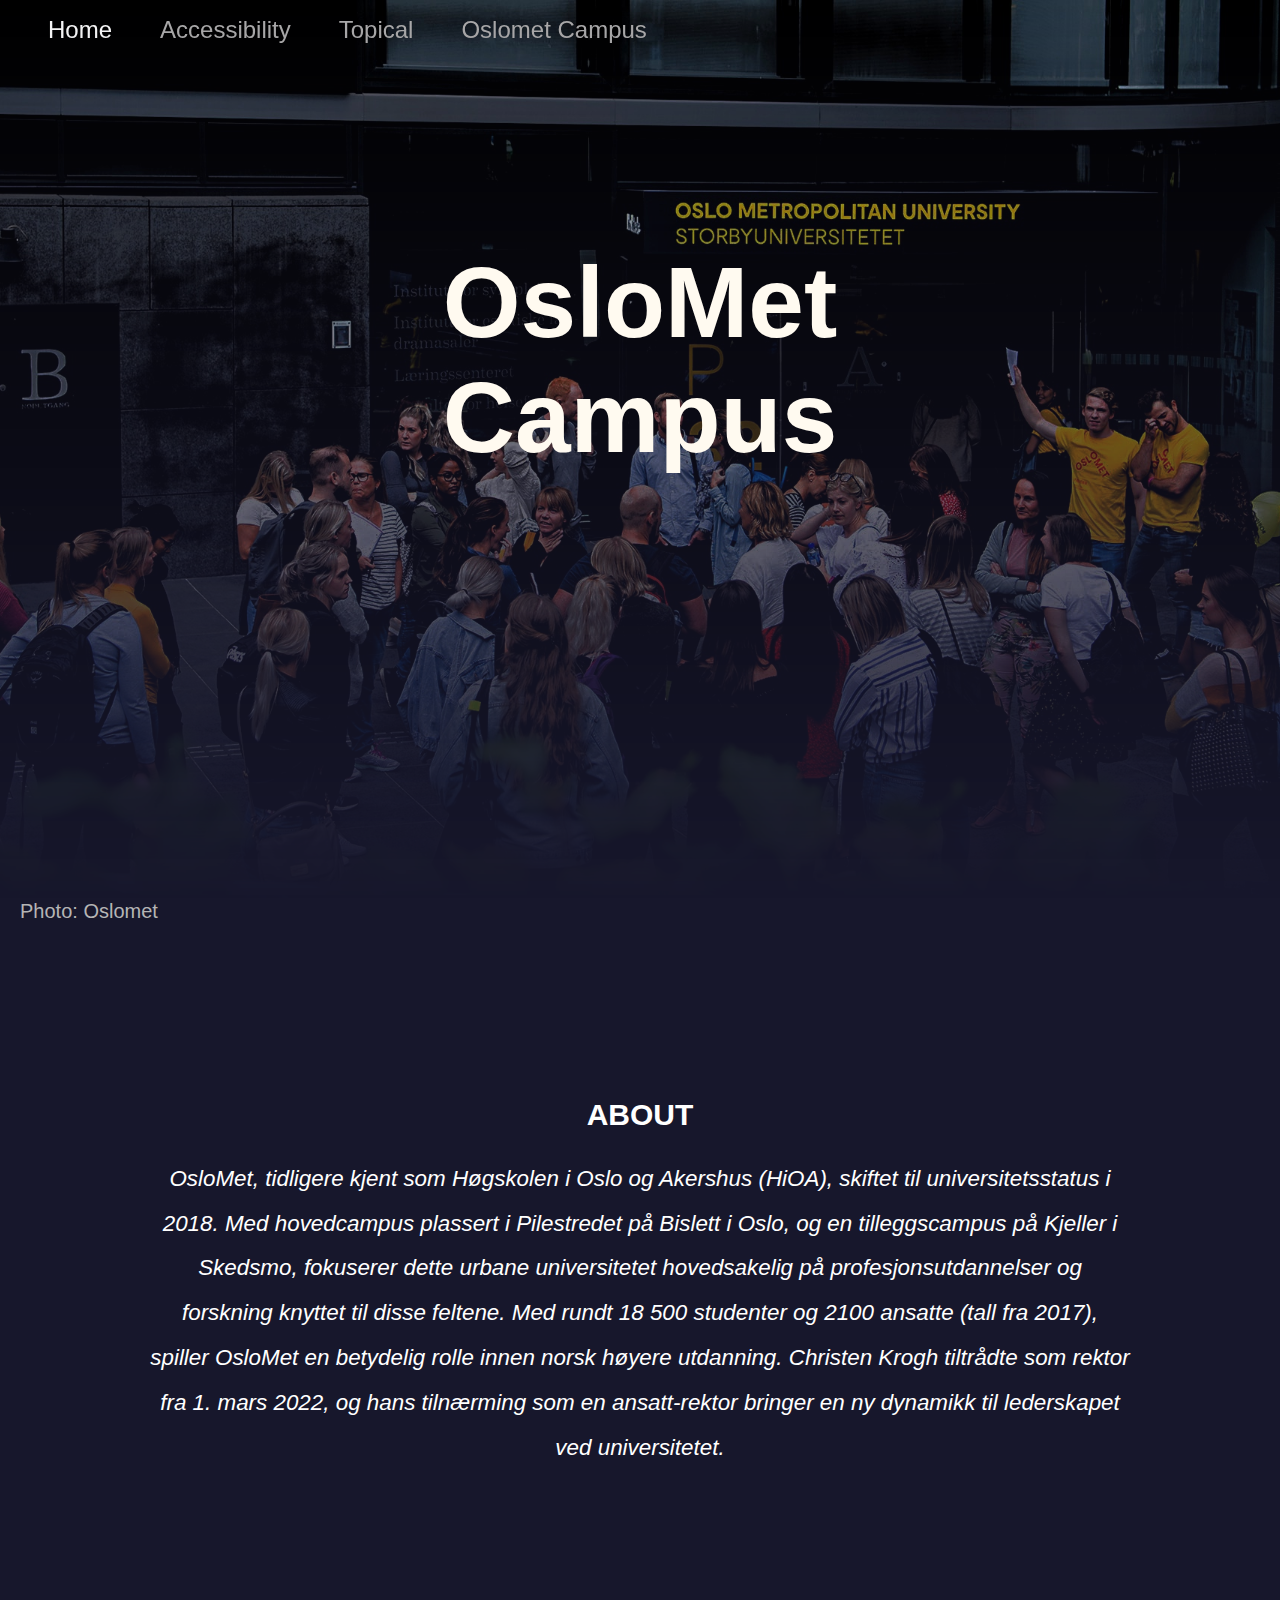
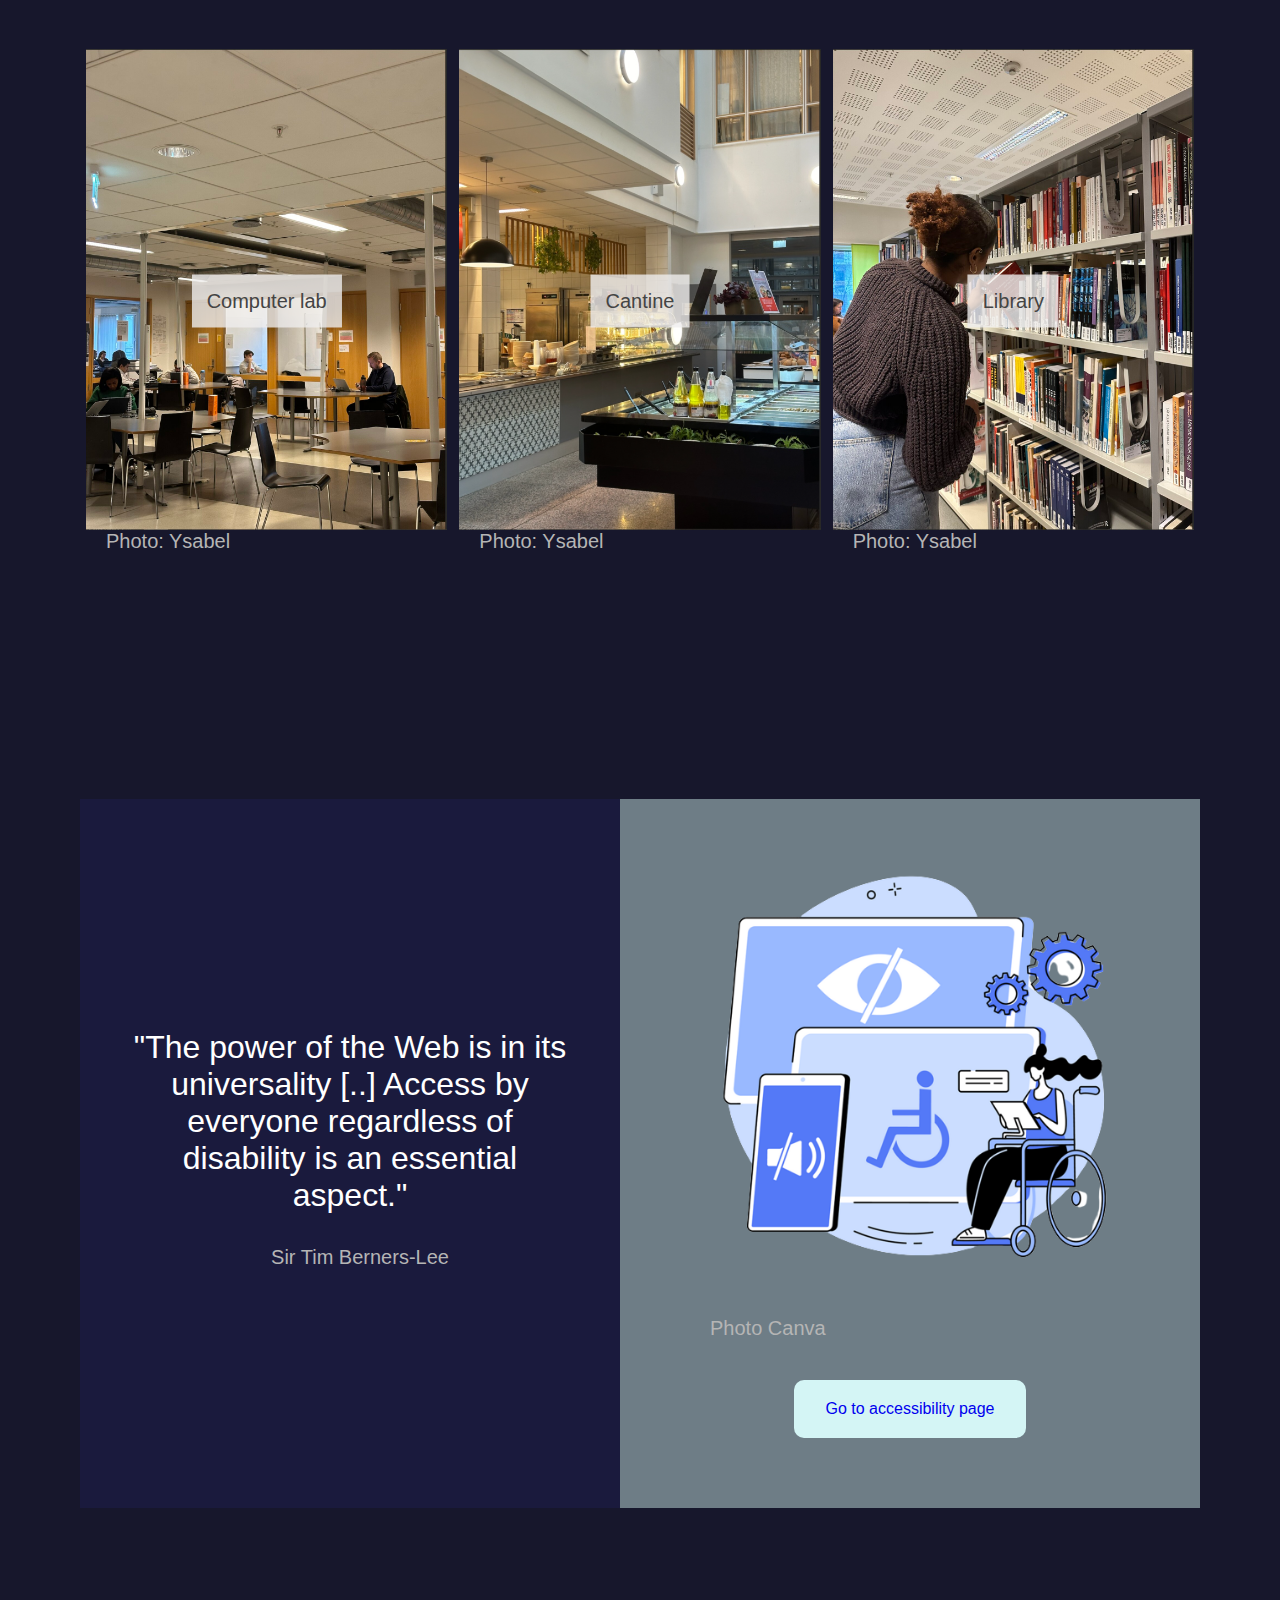
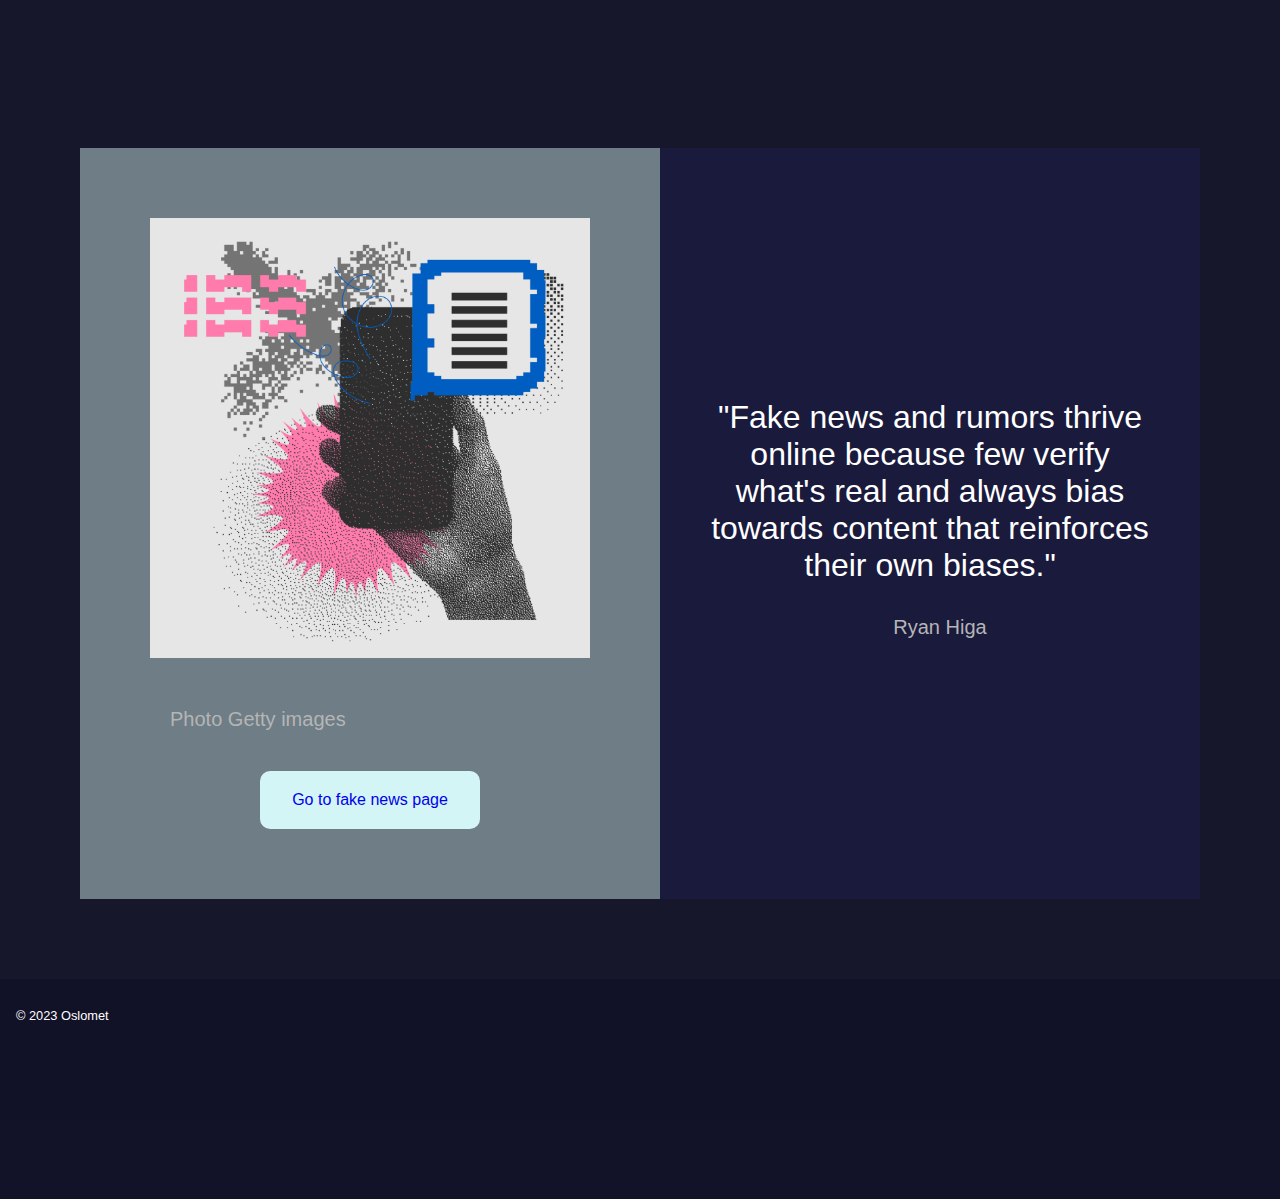
<file: index.html>
<html lang="en">
<head>
    <meta charset="UTF-8">
    <meta name="viewport" content="width=device-width, initial-scale=1.0">
    <title>Home</title>
    <link rel="stylesheet" href="css/style.css">
</head>

<body>
    <div class="main-page-background"><!--Her ligger selve klassen bakgrunnsbildet i hjem siden, gradient effekt: https://www.w3schools.com/css/tryit.asp?filename=trycss3_mask-image2 -->
        <nav class="main-nav"><!--Her ligger navigasjons baren som kobler seg til resten av sidene på nettsiden-->
            <a href="index.html">Home </a>
            <a href="html/accessibility.html">Accessibility</a>
            <a href="html/topical.html">Topical</a>
            <a href="html/campus.html">Oslomet Campus</a>
        </nav>​​​​​​​​​​​​​​​​​​​​​​​​​​​​​​​​​​​​​​​​​​​​​​​​​​​​​​

    </div>
     <!-- Link to an image source -->
    <a class="image-information" href="https://www.oslomet.no/studier/ny-student"> Photo: Oslomet </a> 
      <!-- Heading for the main page -->
    <div class="main-page-heading">
        <h1>OsloMet Campus</h1>
    </div>
    <!-- Wrapper containing main content -->
    <div class="wrapper"> 
        <main>
            <div class="intro-container"> <!-- Container for introductory information about OsloMet -->
                <h2 class="heading-intro">ABOUT</h2><!-- Heading for the introduction -->
                <p class="oslomet-intro"> <!-- Paragraph with information about OsloMet -->
                    <em> <!-- Emphasized text for specific content -->
                    OsloMet, tidligere kjent som Høgskolen i Oslo og Akershus (HiOA), 
                    skiftet til universitetsstatus i 2018. Med hovedcampus plassert 
                    i Pilestredet på Bislett i Oslo, og en tilleggscampus på Kjeller i 
                    Skedsmo, fokuserer dette urbane universitetet hovedsakelig på profesjonsutdannelser 
                    og forskning knyttet til disse feltene. 
                
                    Med rundt 18 500 studenter og 2100 ansatte (tall fra 2017), 
                    spiller OsloMet en betydelig rolle innen norsk høyere utdanning. 
                    Christen Krogh tiltrådte som rektor fra 1. mars 2022, og hans tilnærming som en ansatt-rektor 
                    bringer en ny dynamikk til lederskapet ved universitetet.
                    </em>
                </p>
            </div>

            <div class="picture-link-campus"> <!-- Container for images and links related to the campus -->
                <div class="card-campus"> <!-- Individual cards for campus-related images-->
                    <a href="html/campus.html#computerlab-anchor">
                        <img src="img/datatorget 2.17.48 PM.jpg" alt="Students sitting in the computer lab of P35"><!-- Image related to the campus -->
                        <div class="image-description">Computer lab</div> <!-- Description related to the image -->
                    </a>
                    <a class="image-information" href="img/datatorget 2.17.48 PM.jpg">Photo: Ysabel</a>  <!-- Information about the image -->
                </div>

                <div class="card-campus">
                    <a href="html/campus.html#cantine-anchor">
                        <img src="img/cantine.jpg" alt="Salad bar bar in the cantine Olaf spiseri">
                        <div class="image-description">Cantine</div>
                    </a>
                    <a class="image-information" href="img/cantine.jpg">Photo: Ysabel</a>
                </div>
                
                <div class="card-campus">
                    <a href="html/campus.html#library-anchor"> <!--Jump to page id="library-anchor"-->
                        <img src="img/library.jpg" alt="A person picking up a book from the book shelf in the library of Pilestredet 35">
                        <div class="image-description">Library</div>
                    </a>
                    <a class="image-information" href="img/library.jpg">Photo: Ysabel</a>
                </div>
            </div>

            <div class="container-block"><!-- Container block for quotes and related images, semantic element. Used on campus page too -->
                <div class="item-content"><!-- Left item with a quote -->
                    <p>"The power of the Web is in its universality [..] Access by everyone regardless of disability is an essential aspect."</p>  <!-- Quote related to web accessibility -->
                    <a class="image-information" href="https://uwaterloo.ca/web-resources/resources/accessibility/basic-web-accessibility#:~:text=%E2%80%9CThe%20power%20of%20the%20Web,used%20aspects%20of%20web%20accessibility.">Sir Tim Berners-Lee</a><!-- Information and source related to the quote -->
                </div>
                <div class="item-image"><!-- Right item with an image and a button linked to accessibility page -->
                    <img class="size-mainpage"  src="img/acc.png" alt="A person in a wheelchair, a screen, an ipad and ap phone"><!-- Image related to accessibility -->
                    <a class= "image-information" href="https://www.canva.com/templates/?query=accessibility">Photo Canva</a>
                    <a href="html/accessibility.html" class="button">Go to accessibility page</a> <!-- Button linking to the accessibility page -->
                </div>
            </div>

            <div class="container-block">
                <div class="item-image">
                    <img class="size-mainpage"  src="img/fake-news.png" alt="hand holding phone with patterns in background" >
                    <a class= "image-information" href="https://hub.jhu.edu/2022/12/05/how-to-spot-fake-news/">Photo Getty images</a>
                    <a href="html/topical.html" class="button">Go to fake news page</a>
                </div>
                <div class="item-content">
                    <p>"Fake news and rumors thrive online because few verify what's real and always bias towards content that reinforces their own biases."</p>
                    <a class="image-information" href="https://www.brainyquote.com/quotes/ryan_higa_1089702?src=t_fake_news"> Ryan Higa</a>
                </div>
            </div>
            

        </main>
    </div><!--.wrapper-->
    <footer> <!-- Footer section with contact information -->
        <div class="wrapper">
            <p class="copyright">© 2023 Oslomet</p>
        </div>
    </footer>  
</body>
</html>
</file>
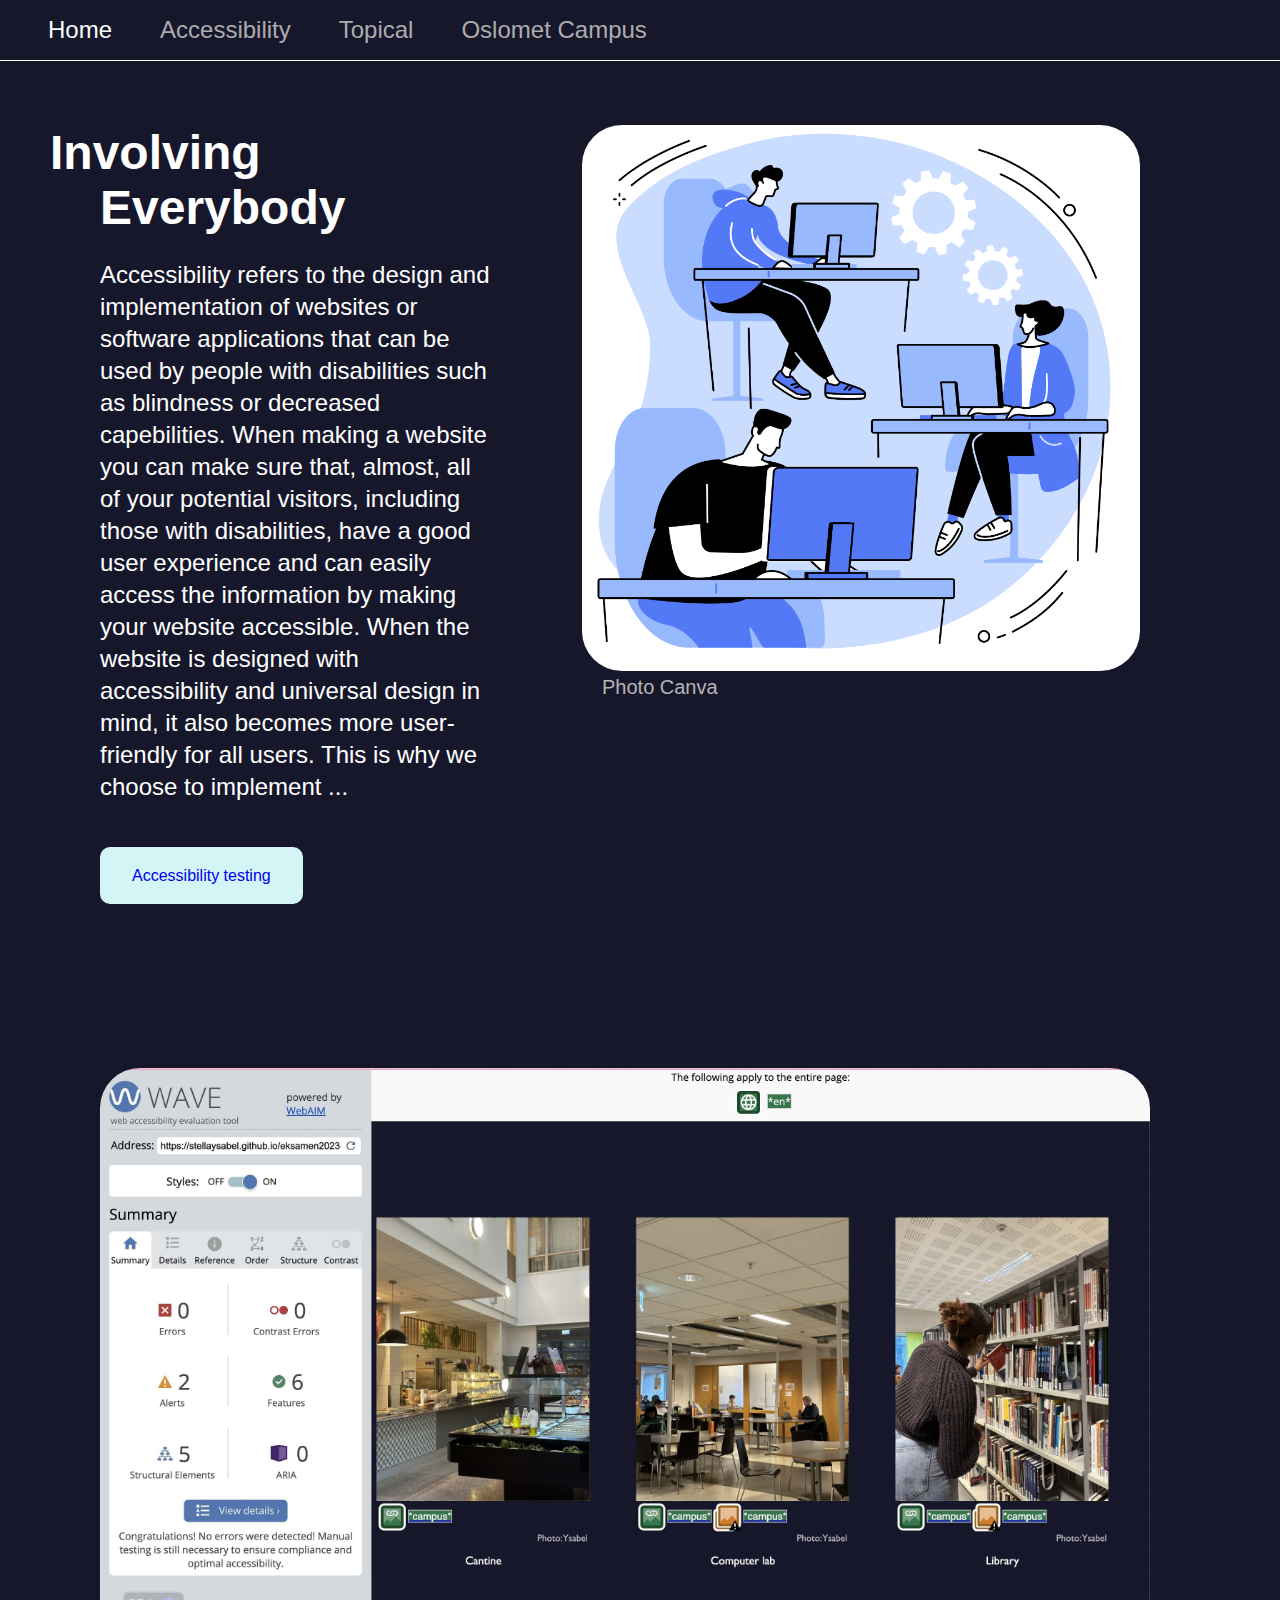
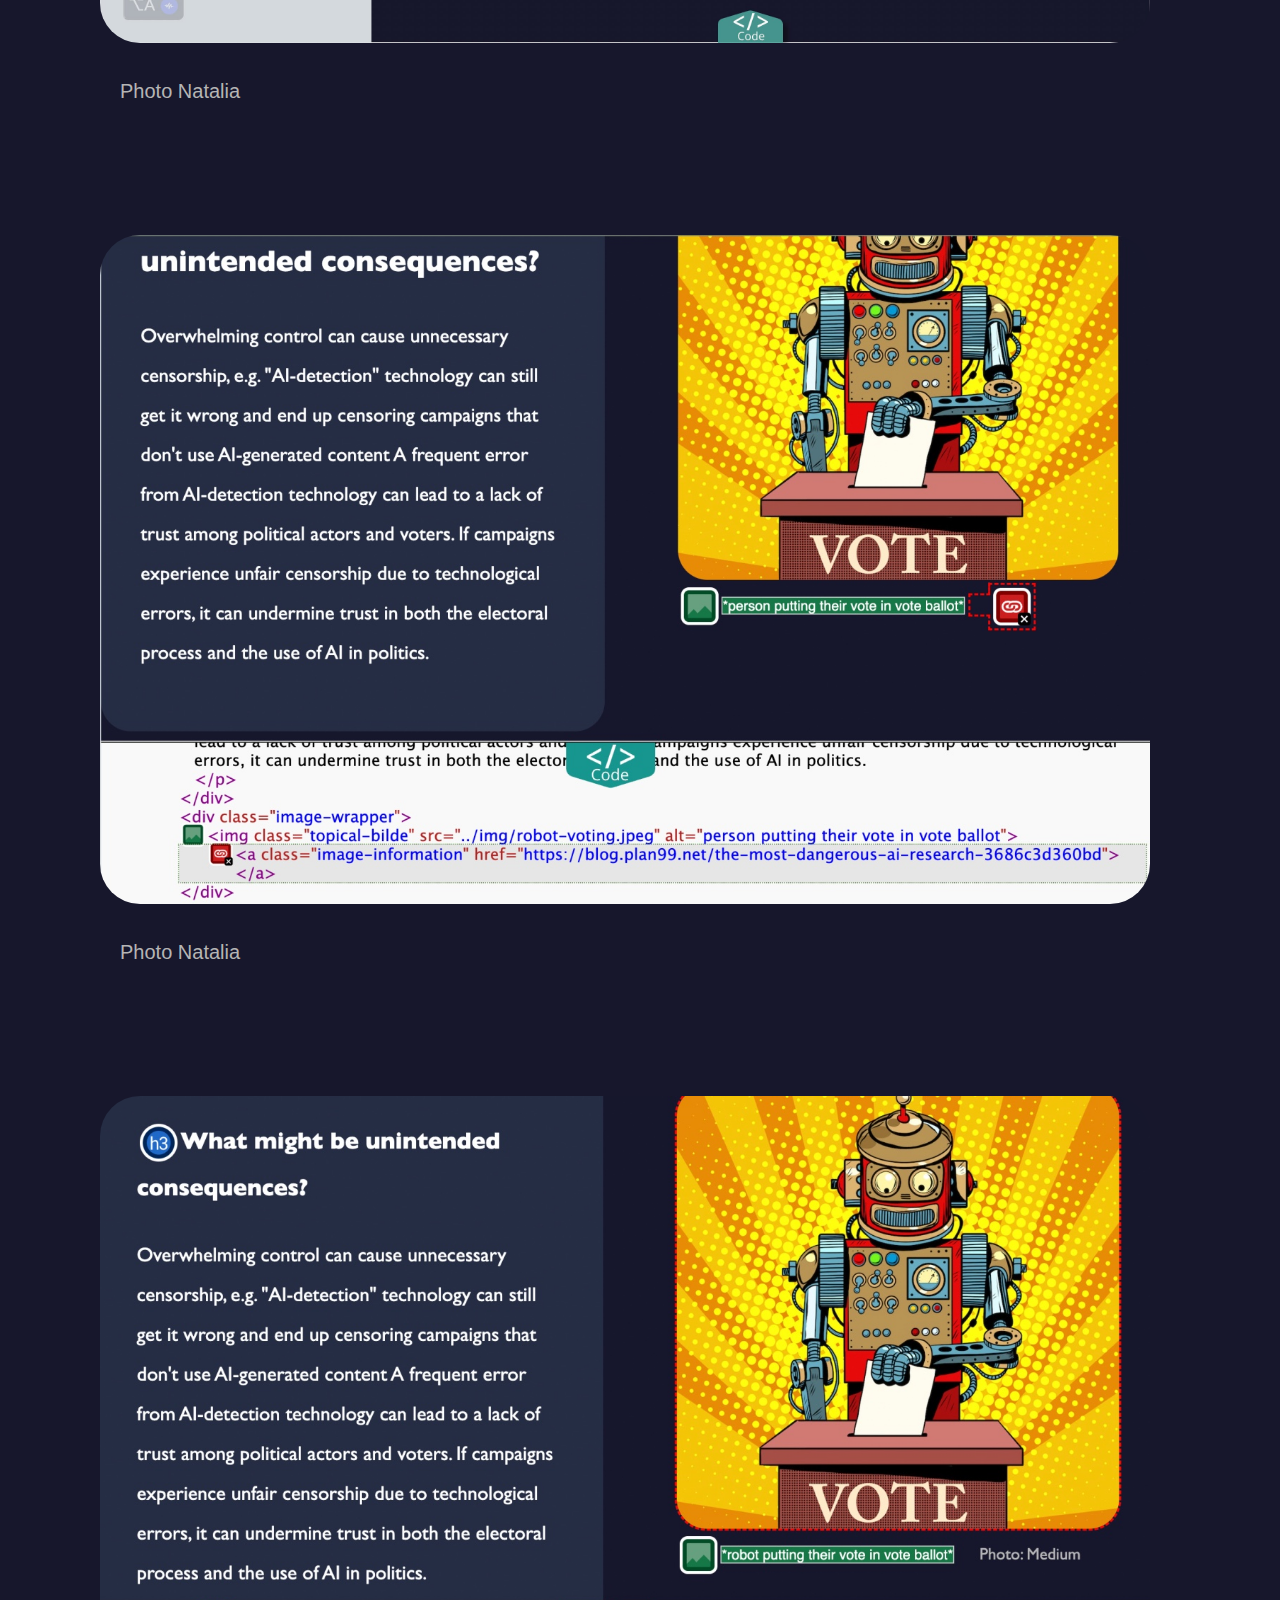
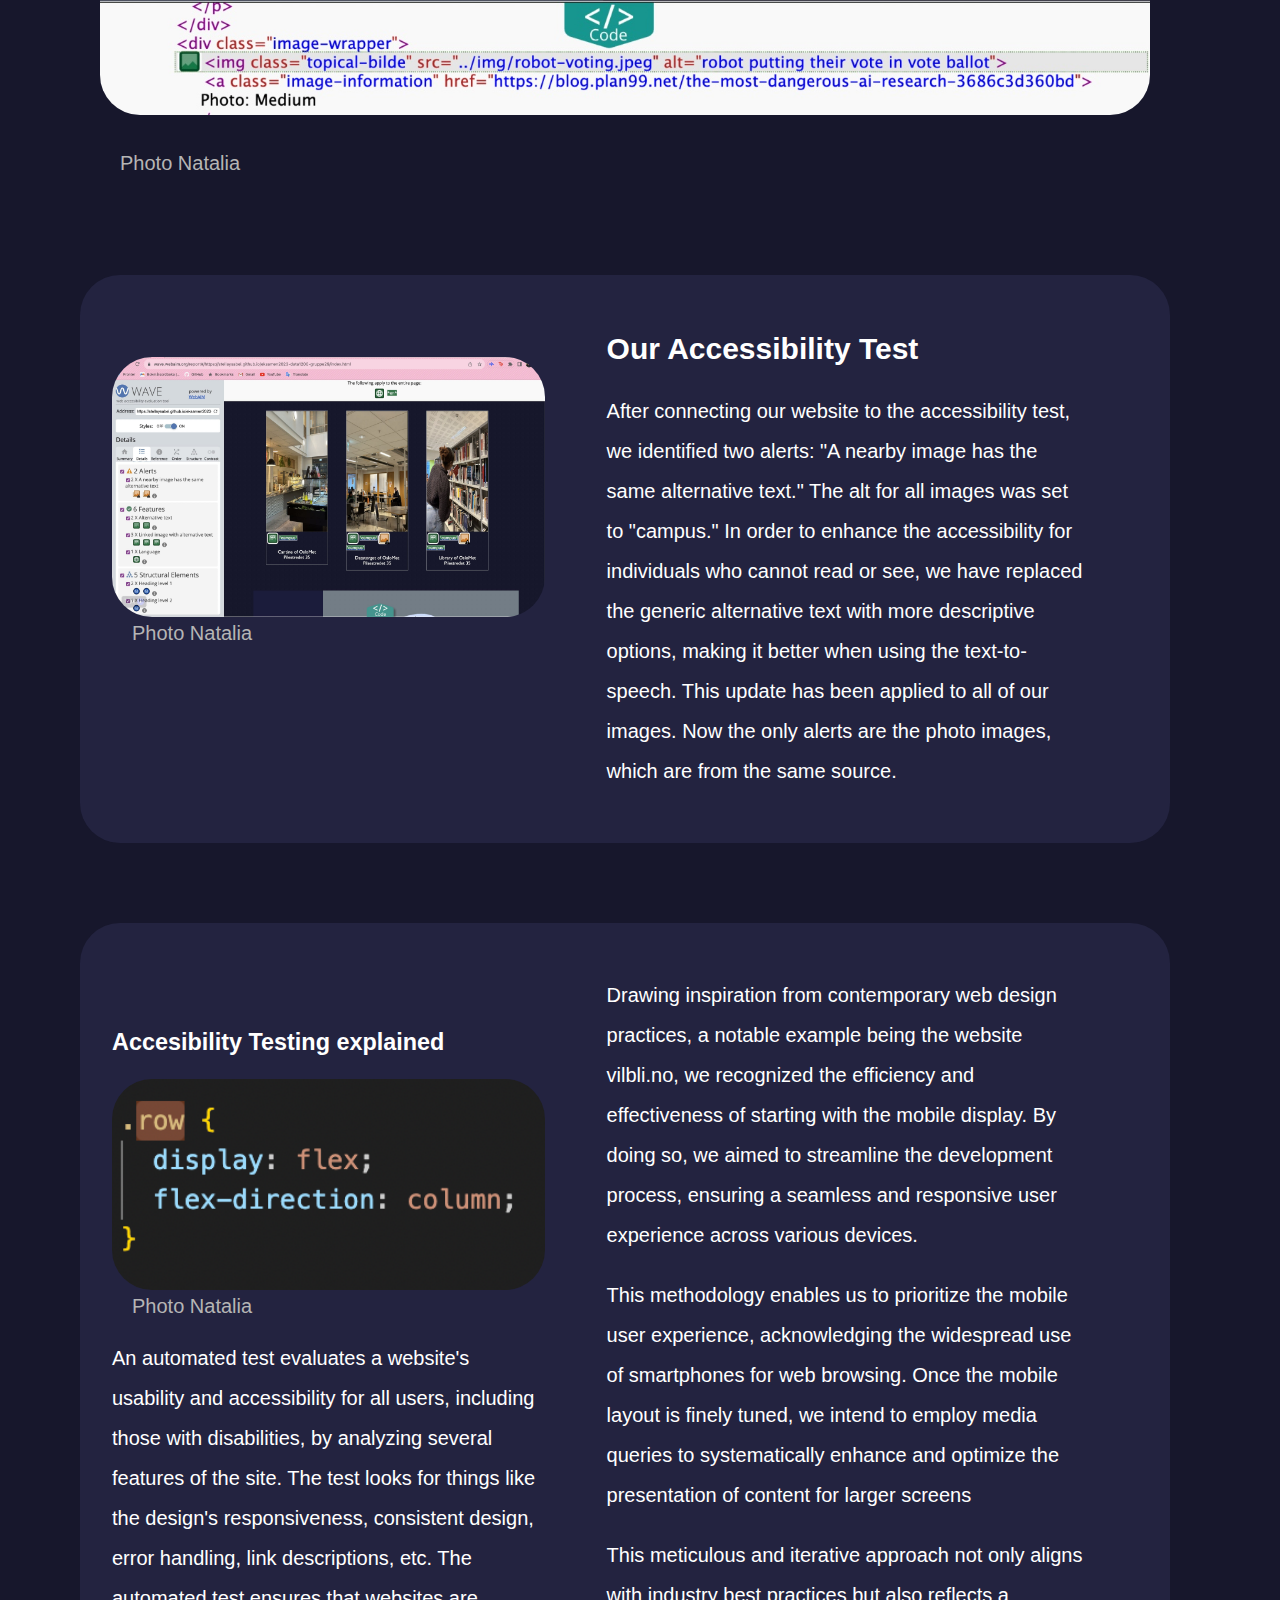
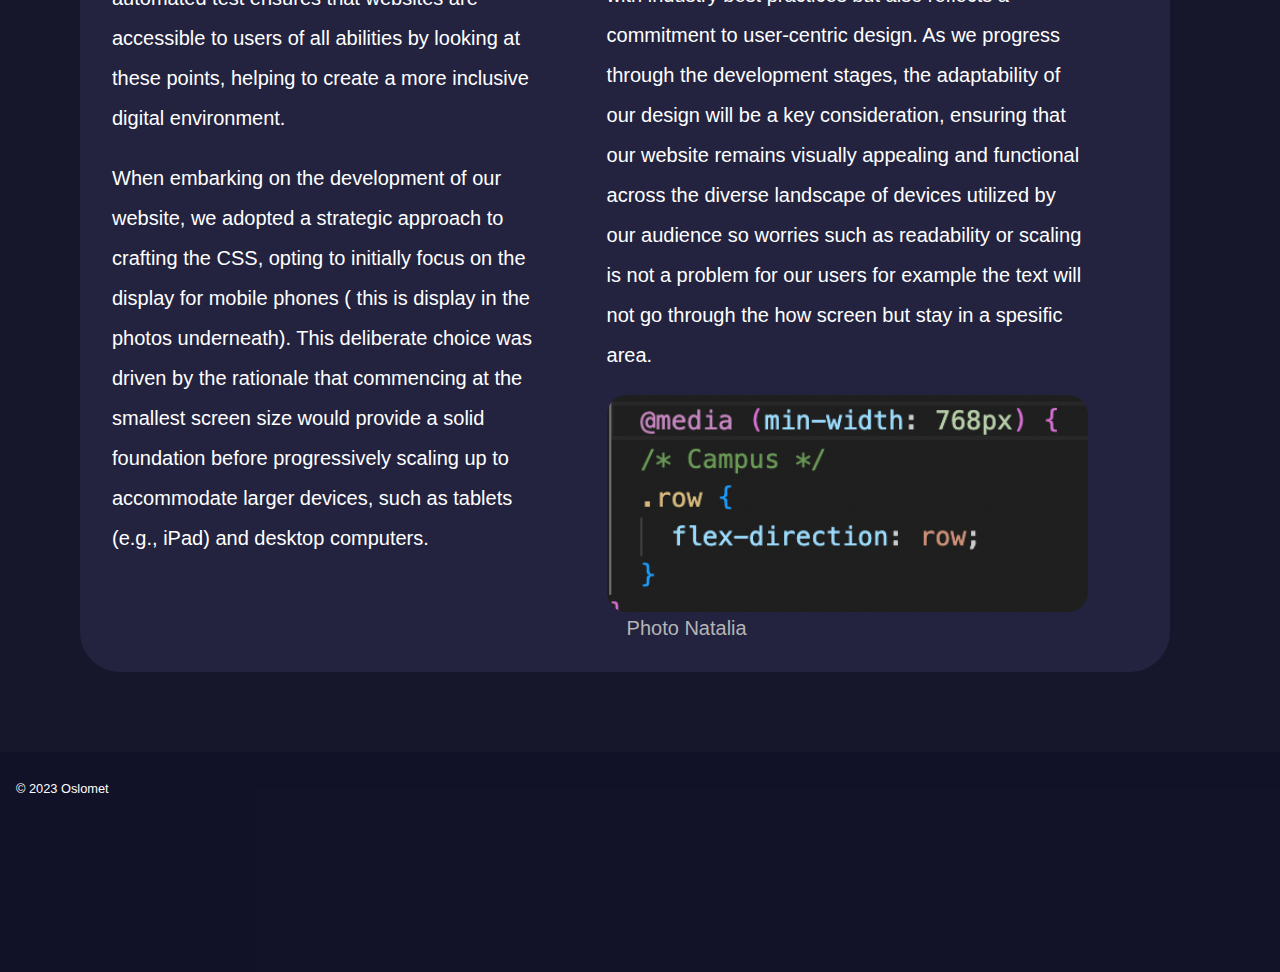
<file: html/accessibility.html>
<!DOCTYPE html>
<html lang="en">
<head>
    <meta charset="UTF-8">
    <meta name="viewport" content="width=device-width, initial-scale=1.0">
    <link rel="stylesheet" href="../css/style.css">

    <title>Accessibility</title> <!-- Title of the page -->
</head>
<body class="inner-page"> 
    <nav class="main-nav"> <!-- Navigation bar with links to different pages -->
        <a href="../index.html">Home</a>
        <a href="../html/accessibility.html">Accessibility</a>
        <a href="../html/topical.html">Topical</a>
        <a href="../html/campus.html">Oslomet Campus</a>
    </nav>

    <div class="wrapper"><!-- Main container for the page content -->
    
        <section class="introduction-accessibility"> <!-- Section for the introduction to accessibility -->
            <div class="item-left-acessibility-intro"> <!-- Left item with accessibility introduction -->
                <h1>Involving <div class="title-indent"> Everybody </div></h1> <!-- Title and subtitle -->
                <p>Accessibility refers to the design and implementation of websites or software applications that can be used by people with disabilities such as blindness or decreased capebilities.
                When making a website you can make sure that, almost, all of your potential visitors, including those with disabilities, have a good user experience and can easily access the information
                by making your website accessible. When the website is designed with accessibility and universal design in mind, it also becomes more user-friendly for all users. This is why we choose to implement ...</p>
                <a target="_blank" href="https://wave.webaim.org/" class="button">Accessibility testing</a> <!-- taken from W3Schools: https://www.w3schools.com/css/tryit.asp?filename=trycss_buttons_basic--><!-- Button for accessibility testing -->
            </div>
            <div class="item-right-accessibility-intro"> <!-- Right item with an image -->
                <img src="../img/accessibility-page-image.png" alt="WAVE - web accessibility evalutaion tool's site showing errors">
                <a class= "image-information" href="https://www.canva.com/templates/?query=accessibility">Photo Canva</a>
            </div>
        </section>

        <main class="main-accessibility"> <!-- Main content of the accessibility page -->
            <div class="main-accessibility-img"><!-- Image related to accessibility -->
                <img src="../img/accessibility-test1-jpg.jpg" alt="WAVE - web accessibility evalutaion tool's site showing errors">
                <a class= "image-information" href="../img/accessibility-test1-jpg.jpg">Photo Natalia</a>
            </div>
            
            <div class="main-accessibility-img"><!-- Image related to accessibility -->
                <img src="../img/accesibility-test-topical-page.jpg" alt="WAVE - web accessibility evalutaion tool's site showing fixed errors">
                <a class= "image-information" href="../img/accesibility-test-topical-page.jpg">Photo Natalia</a>
            </div>
            
            <div class="main-accessibility-img"><!-- Image related to accessibility -->
                <img src="../img/fixed-acc-test-topical.jpg" alt="WAVE - web accessibility evalutaion tool's site showing errors">
                <a class= "image-information" href="../img/fixed-acc-test-topical.jpg">Photo Natalia</a>
            </div>

            <section class="accessibility-test1">  <!-- Section explaining accessibility test results -->
                <div class="accessibility-test1-left"> <!-- Left side with an image -->
                    <img src="../img/accessibility-test.jpg" alt="WAVE - web accessibility evalutaion tool's site showing errors" class="grid-image-right">
                    <a class= "image-information" href="../img/accessibility-test.jpg">Photo Natalia</a>
                </div>
                <div class="accessibility-test1-right"> <!-- Right side with text about the test -->
                    <h2>Our Accessibility Test</h2> <!-- Title and paragraph explaining accessibility test improvements -->
                    <p>After connecting our website to the accessibility test, we identified two alerts: "A nearby image has the same alternative text." The alt for all images was set to "campus." In order to enhance the accessibility for individuals who cannot read or see, we have replaced the generic alternative text with more descriptive options, making it better when using the text-to-speech. This update has been applied to all of our images. Now the only alerts are the photo images, which are from the same source.</p>
                </div>
            </section>

            <section class="accessibility-test1">  <!-- Section explaining accessibility test results -->
                <div class="accessibility-test1-left"> <!-- Left side with an image -->
                    <h3>Accesibility Testing explained</h3>
                    <img src="../img/row.png" alt="the media query usage on the class row" class="text-accessibility-photo">
                    <a class= "image-information" href="../img/row.png">Photo Natalia</a>
                    <p>An automated test evaluates a website's usability and accessibility for all users, including those with disabilities, by analyzing several features of the site. The test looks for things like the design's responsiveness, consistent design, error handling, link descriptions, etc. The automated test ensures that websites are accessible to users of all abilities by looking at these points, helping to create a more inclusive digital environment.  
                    <p>When embarking on the development of our website, we adopted a strategic approach to crafting the CSS, opting to initially focus on the display for mobile phones ( this is display in the photos underneath). This deliberate choice was driven by the rationale that commencing at the smallest screen size would provide a solid foundation before progressively scaling up to accommodate larger devices, such as tablets (e.g., iPad) and desktop computers. </p>
                </div>
                <div class="accessibility-test1-right"> <!-- Right side with text about the test -->
                    <p>Drawing inspiration from contemporary web design practices, a notable example being the website vilbli.no, we recognized the efficiency and effectiveness of starting with the mobile display. By doing so, we aimed to streamline the development process, ensuring a seamless and responsive user experience across various devices. </p>
                    <p>This methodology enables us to prioritize the mobile user experience, acknowledging the widespread use of smartphones for web browsing. Once the mobile layout is finely tuned, we intend to employ media queries to systematically enhance and optimize the presentation of content for larger screens </p>
                    <p>This meticulous and iterative approach not only aligns with industry best practices but also reflects a commitment to user-centric design. As we progress through the development stages, the adaptability of our design will be a key consideration, ensuring that our website remains visually appealing and functional across the diverse landscape of devices utilized by our audience so worries such as readability or scaling is not a problem for our users for example the text will not go through the how screen but stay in a spesific area.</p>
                    <img src="../img/row-media.png" alt="the media query usage on the class row" class="text-accessibility-photo">
                    <a class= "image-information" href="../img/row-media.png">Photo Natalia</a>
                </div>
            </section>

        </main>
    </div>

    <footer> <!-- Footer section with contact information -->
        <div class="wrapper">
            <p class="copyright">© 2023 Oslomet</p>
        </div>
    </footer> 

</body>
</html>
</file>
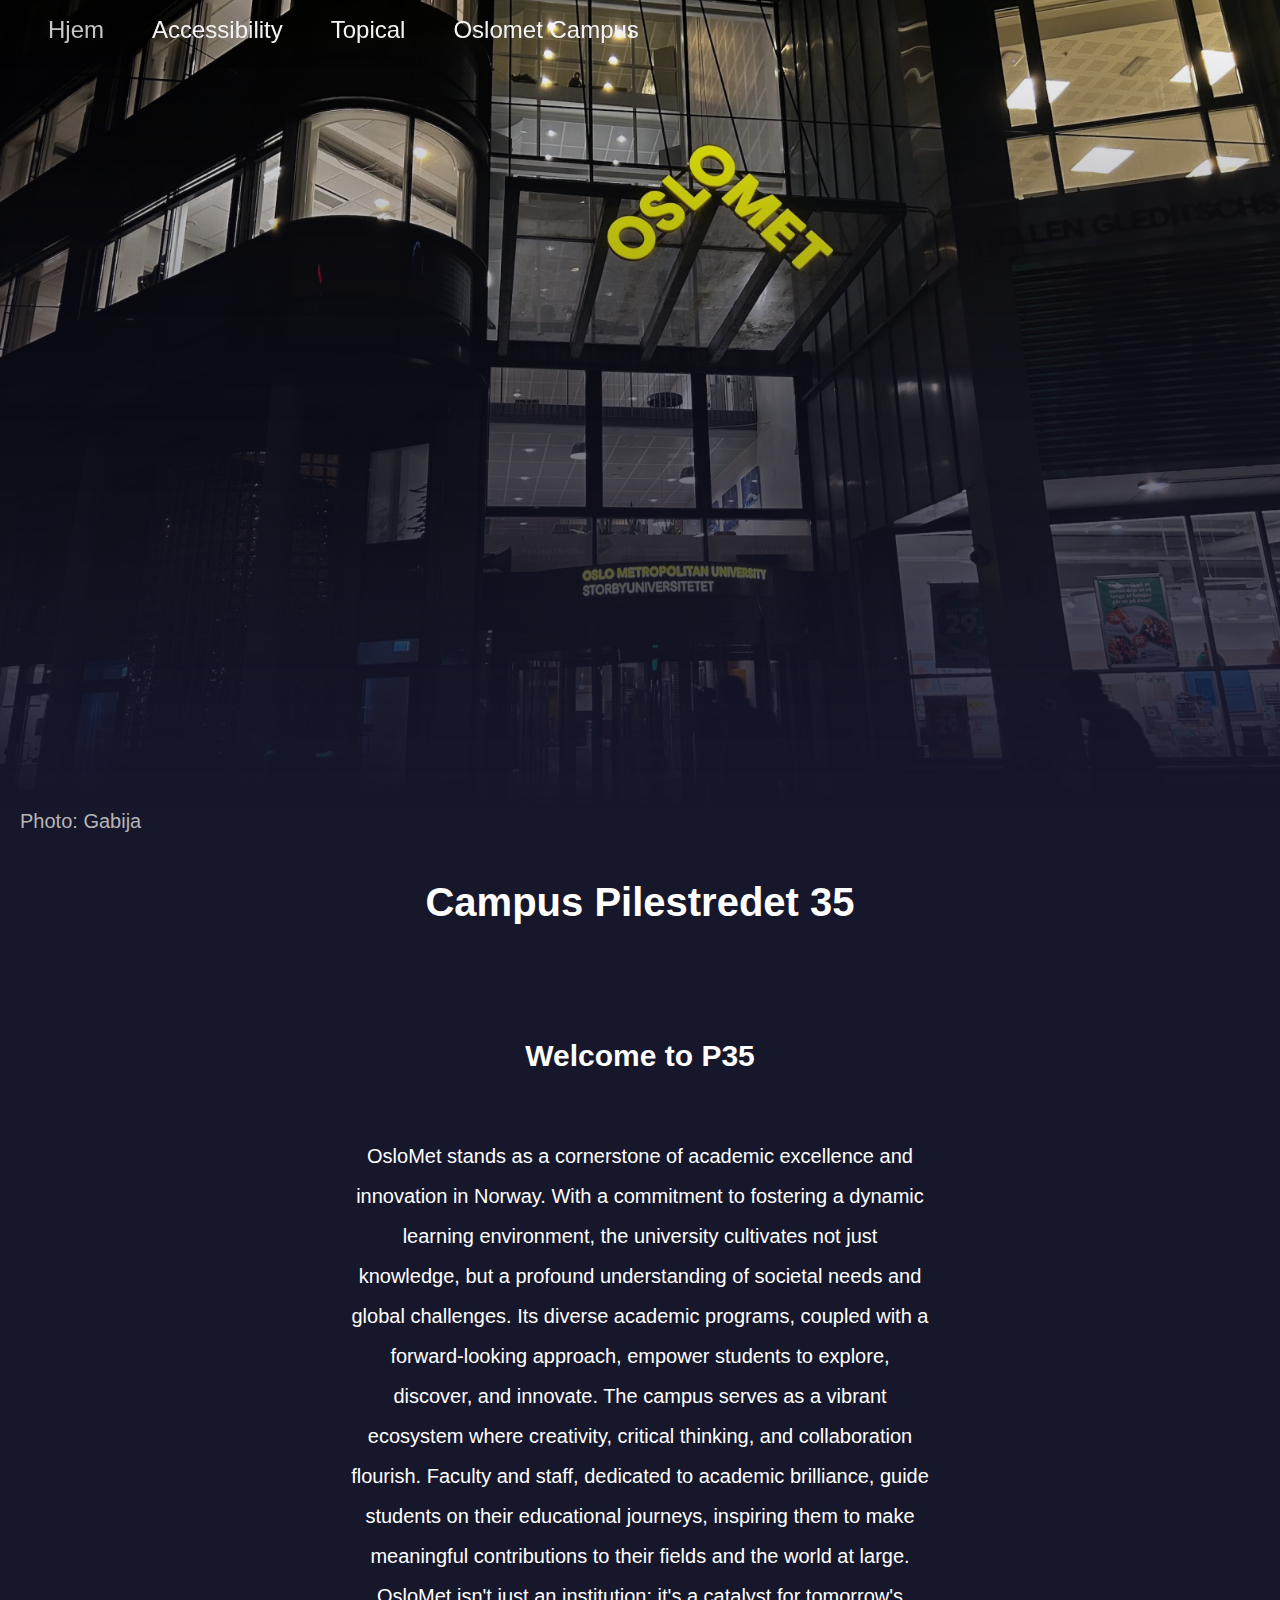
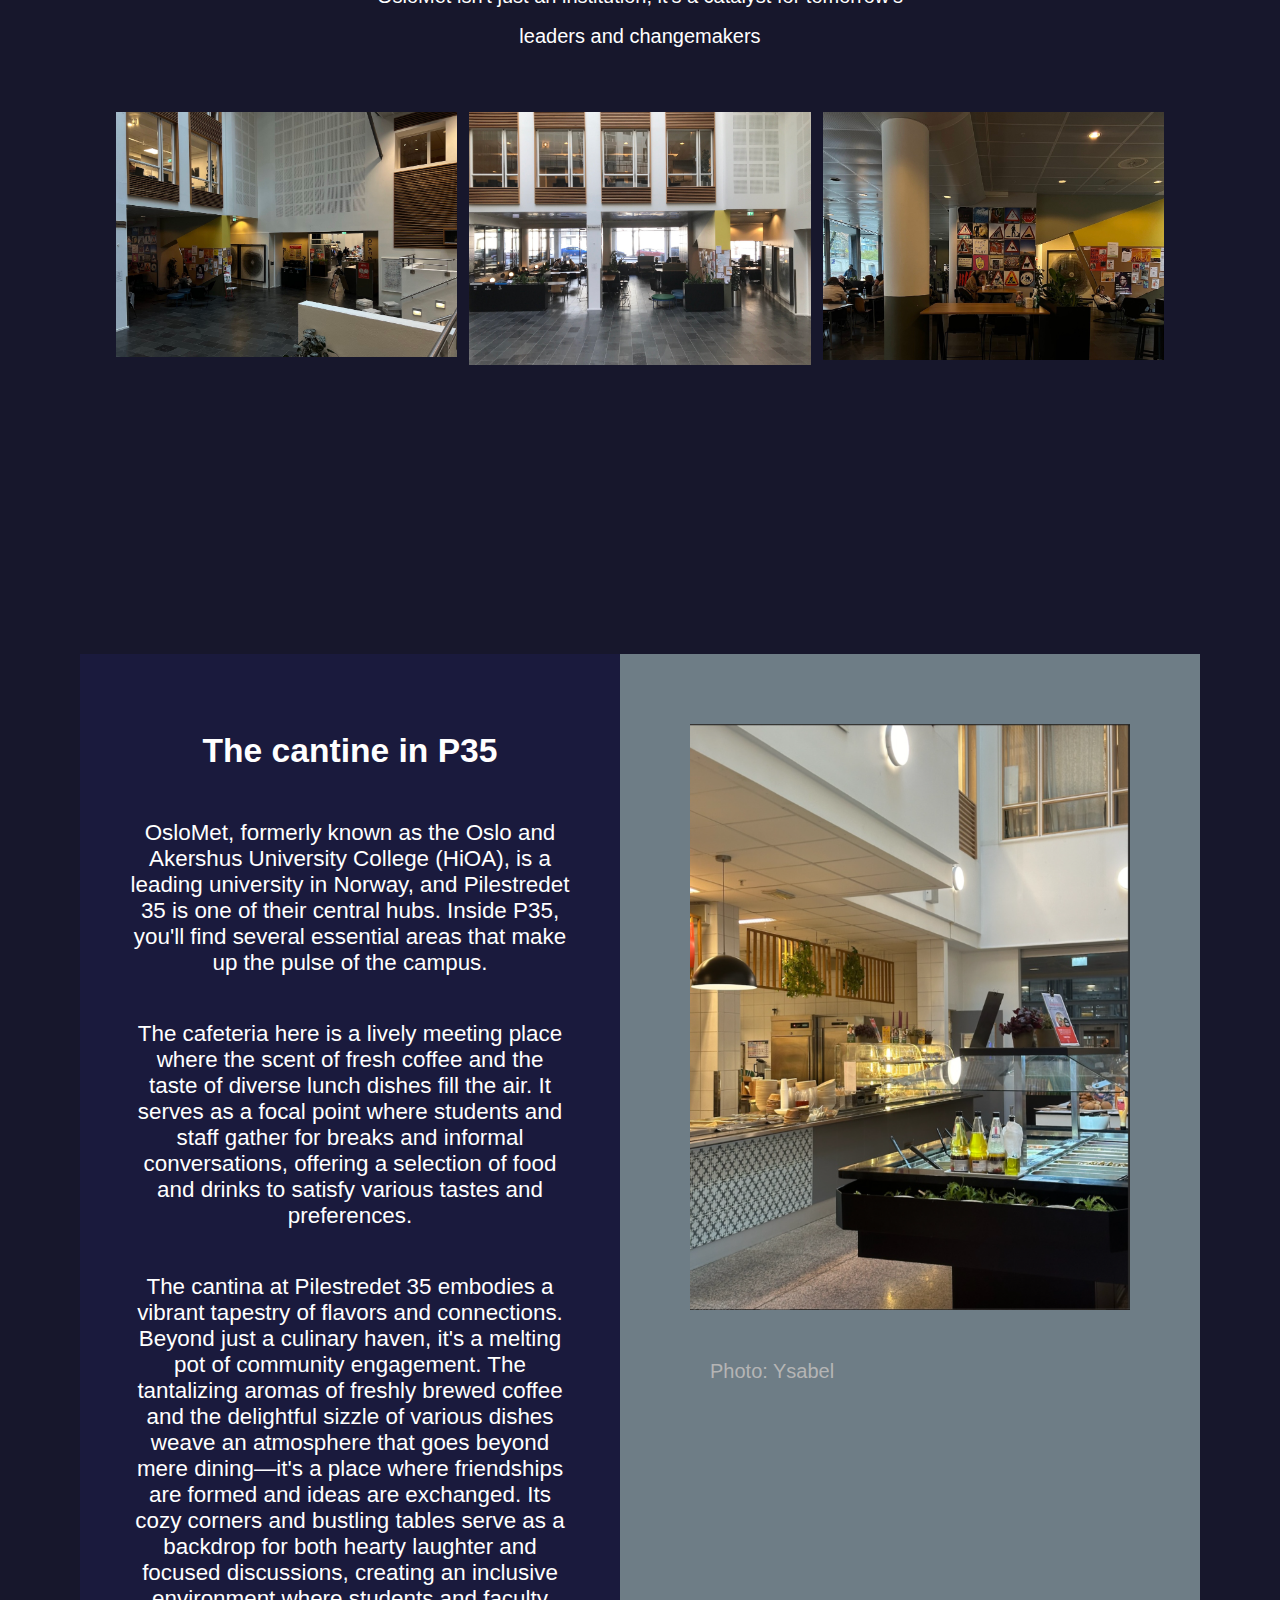
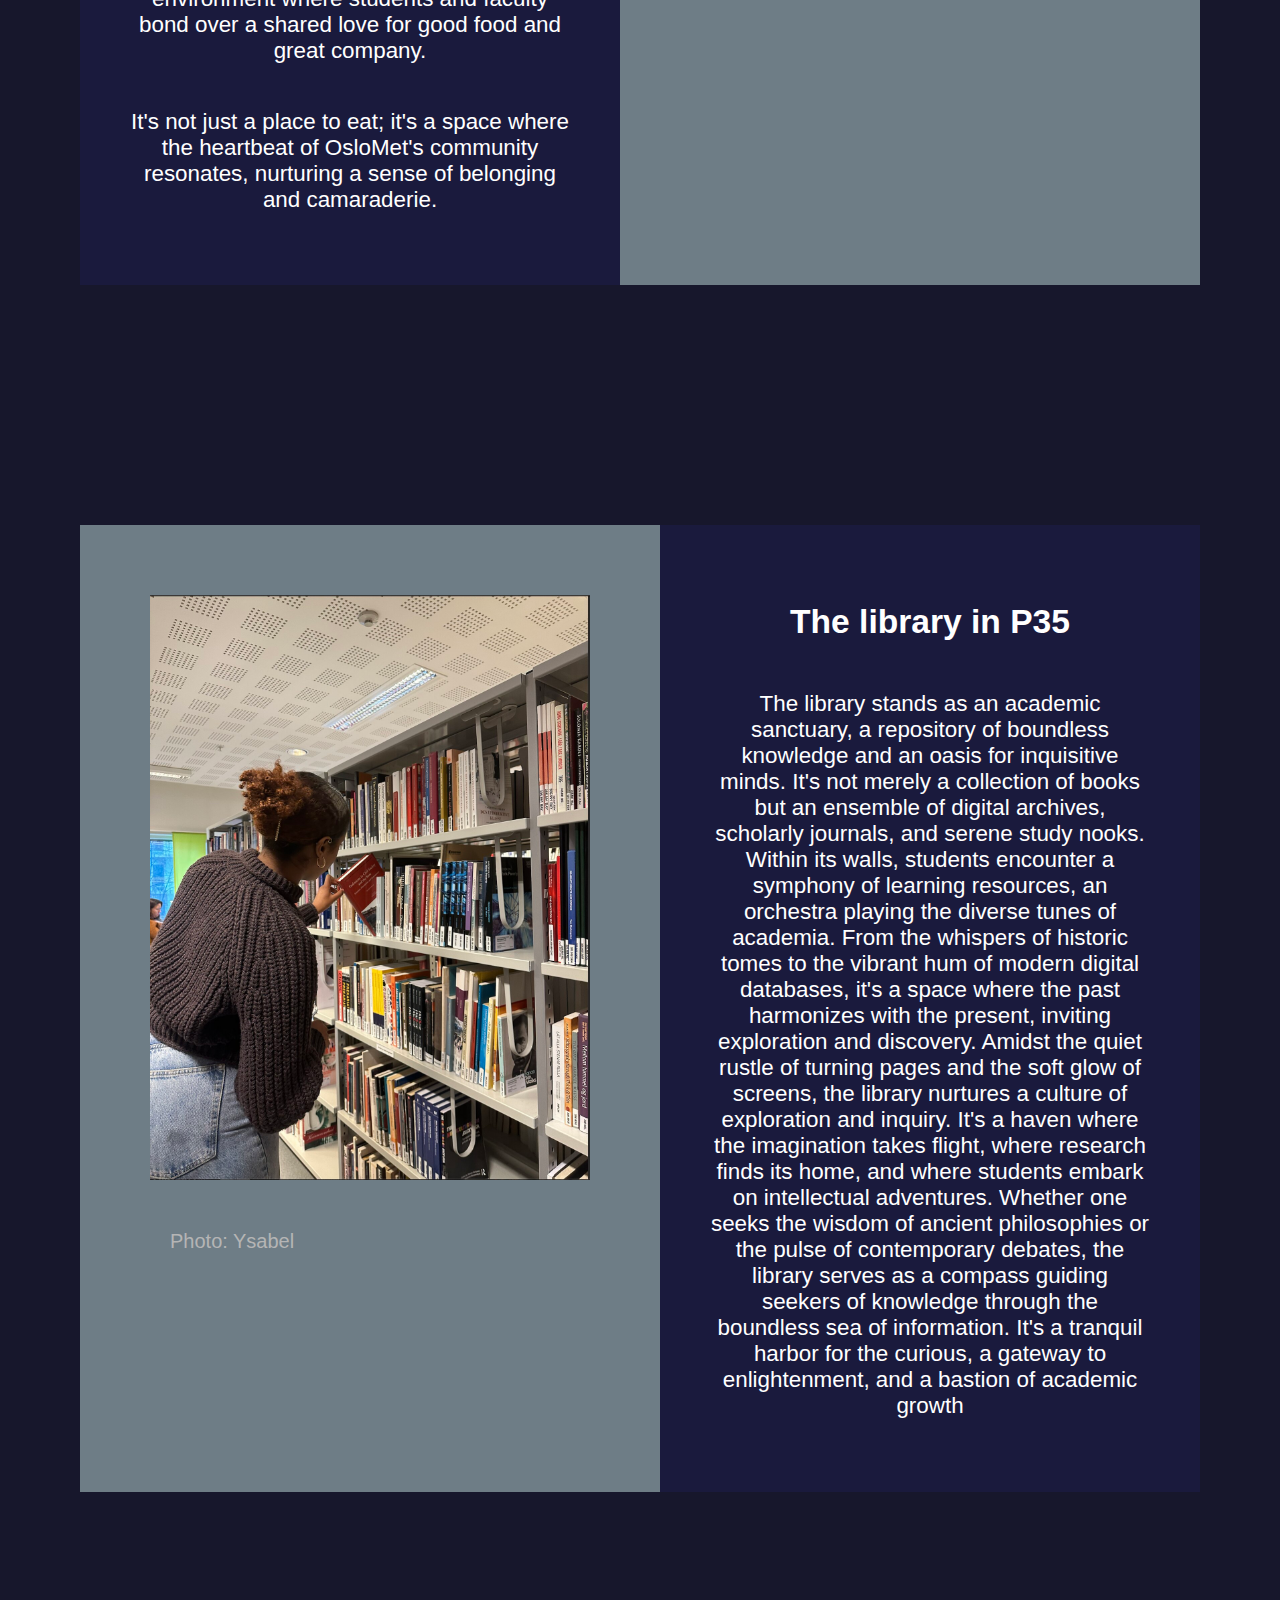
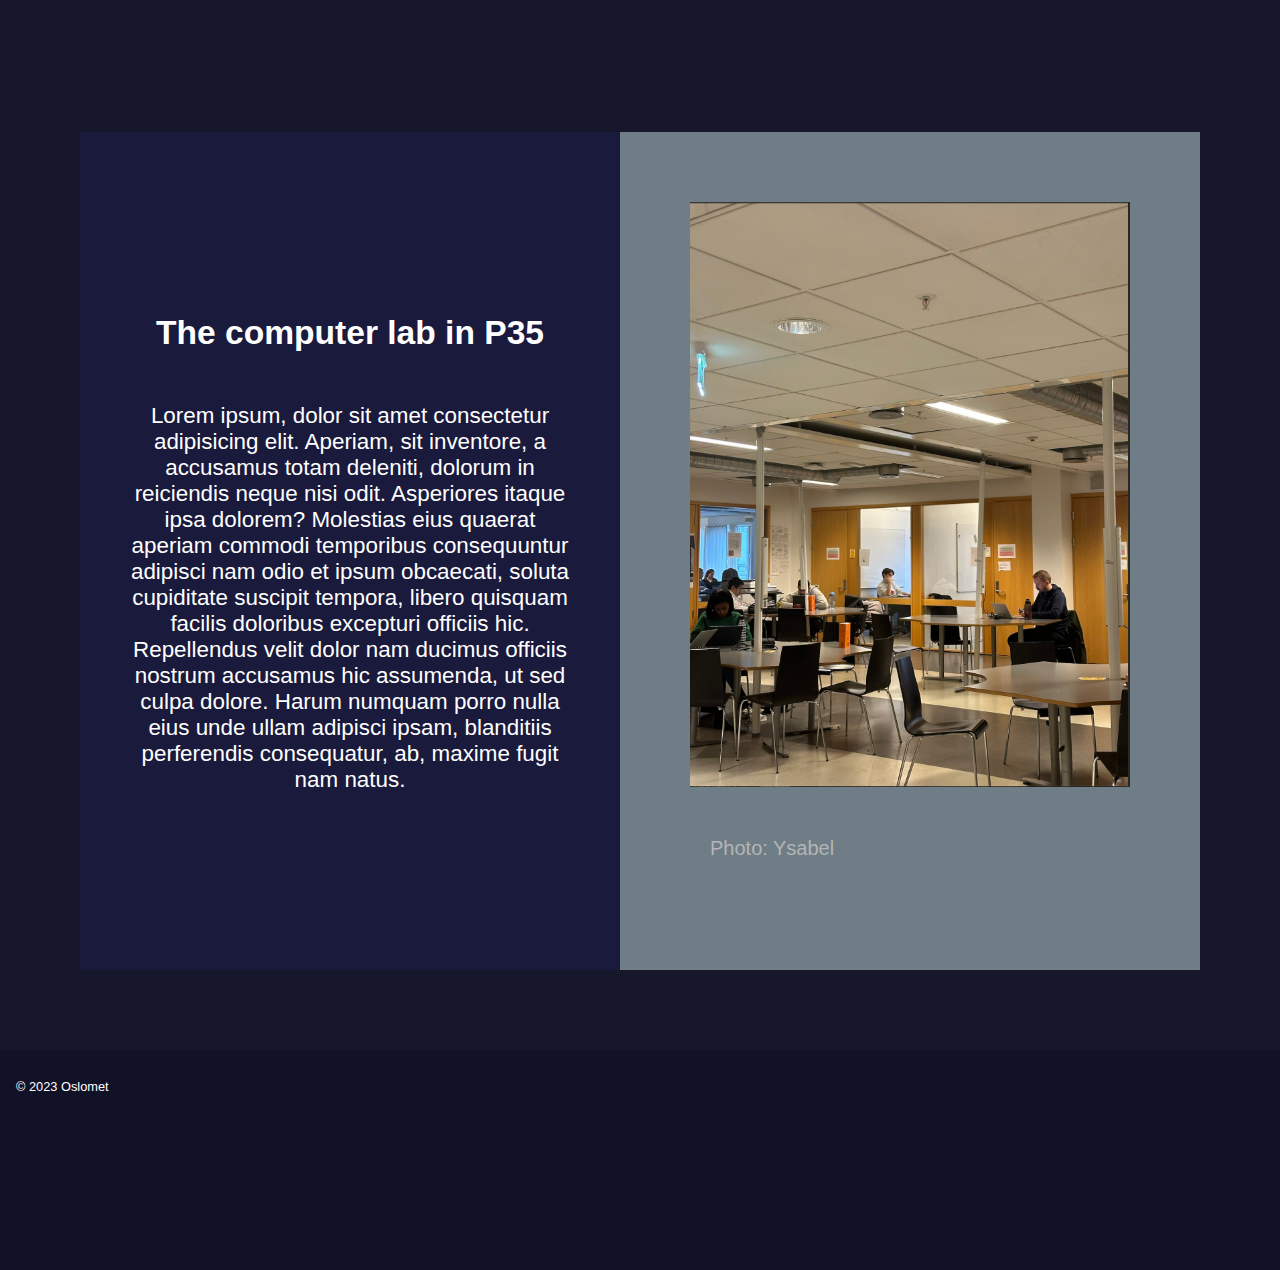
<file: html/campus.html>
<!DOCTYPE html>
<html lang="en">
<head>
    <meta charset="UTF-8">
    <meta name="viewport" content="width=device-width, initial-scale=1.0">
    <link rel="stylesheet" href="../css/style.css">
</head>

<body class="campus-page">
    <section class="campus-container"> <!-- Main container for the Campus page -->
        <div class="background-image-campus"><!-- Background container for the campus page -->
            <nav class="main-nav nav-topical"><!-- Navigation bar containing links to different pages -->
                <a href="../index.html">Hjem</a>
                <a href="../html/accessibility.html">Accessibility</a>
                <a href="../html/topical.html">Topical</a>
                <a href="../html/campus.html">Oslomet Campus</a>
            </nav>
        </div>
    </section>
    <a class="image-information"> Photo: Gabija </a><!-- Caption for the image -->
    <main class="wrapper"> <!-- Main content of the page -->
        <h1 class="header-campus">Campus Pilestredet 35</h1> <!-- Header for the campus section -->

        <div class="tekst-campus"> <!-- Introduction about the campus -->
            <h2>Welcome to P35</h2><!-- Title for the introduction section -->

            <p>OsloMet stands as a cornerstone of academic excellence and innovation in Norway.
                With a commitment to fostering a dynamic learning environment, the university cultivates not just
                knowledge, but a profound understanding of societal needs and global challenges.
                Its diverse academic programs, coupled with a forward-looking approach, empower students to explore,
                discover, and innovate.
                The campus serves as a vibrant ecosystem where creativity, critical thinking, and collaboration
                flourish. Faculty and staff, dedicated to academic brilliance, guide students on their educational
                journeys, inspiring them to make meaningful contributions to their fields and the world at large.
                OsloMet isn't just an institution; it's a catalyst for tomorrow's leaders and changemakers</p>
            
                <div class="picture-link-campus"> <!-- Container for images and links related to the campus -->
                <div class="card-campus-page"> <!-- Individual cards for campus-related images-->
                    <img src="../img/sirkelkantine1.jpg" alt="Dette er første etajsen i bygget p35"> <!-- Image related to the campus -->
                </div>
    
                <div class="card-campus-page">
                    <img src="../img/sirkelkantine2.jpg"
                    alt="Dette er et bildet rettet mot vinduene i første etasje i bygg p35">
                </div>
                
                <div class="card-campus-page">
                    <img src="../img/sirkelkantine3.jpg"
                        alt="Dette er et bildet som viser fram hvor studentene sitter i kantinen i bygg p35">
                </div>
            </div>

        </div>

        
        <!--
        <div class="row">
            <div class="column"> 
                <img src="../img/sirkelkantine1.jpg" alt="Dette er første etajsen i bygget p35"> 
            </div>
            <div class="column">
                <img src="../img/sirkelkantine2.jpg"
                    alt="Dette er et bildet rettet mot vinduene i første etasje i bygg p35">
            </div>
            <div class="column">
                <img src="../img/sirkelkantine3.jpg"
                    alt="Dette er et bildet som viser fram hvor studentene sitter i kantinen i bygg p35">
            </div>
        </div>
        -->

        <div id="cantine-anchor" class="container-block"><!-- Container block for quotes and related images -->
            <div class="item-content"><!-- Left item with a quote -->
                <h2>The cantine in P35</h2><!-- Title for the cantina section -->
                <p>OsloMet, formerly known as the Oslo and Akershus University College (HiOA), is a leading university in
                    Norway, and Pilestredet 35 is one of their central hubs.
                    Inside P35, you'll find several essential areas that make up the pulse of the campus.</p>
                <p>The cafeteria here is a lively meeting place where the scent of fresh coffee and the taste of diverse
                    lunch dishes fill the air.
                    It serves as a focal point where students and staff gather for breaks and informal conversations,
                    offering a selection of food and drinks to satisfy various tastes and preferences.</p>
                <p>The cantina at Pilestredet 35 embodies a vibrant tapestry of flavors and connections. Beyond just a
                    culinary haven, it's a melting pot of community engagement.
                    The tantalizing aromas of freshly brewed coffee and the delightful sizzle of various dishes weave an
                    atmosphere that goes beyond mere dining—it's a place where friendships are formed and ideas are
                    exchanged.
                    Its cozy corners and bustling tables serve as a backdrop for both hearty laughter and focused
                    discussions, creating an inclusive environment where students and faculty bond over a shared love for
                    good food and great company. </p>
                <p>It's not just a place to eat; it's a space where the heartbeat of OsloMet's community resonates,
                    nurturing a sense of belonging and camaraderie.</p>            </div>
            <div class="item-image"><!-- Right item with an image and a button linked to accessibility page -->
                <img src="../img/cantine.jpg" alt="Dette er kantinen med salatbar i bygg p35" class="img-campus">
                <a class="image-information" href="../img/cantine.jpg">Photo: Ysabel</a>
    
            </div>
        </div>


        <div  id="library-anchor" class="container-block"><!-- Container block for quotes and related images -->
            <div class="item-image"><!-- Right item with an image and a button linked to accessibility page -->
                <img src="../img/library.jpg" alt="Dette er biblioteket i tredje etsaje i bygg p35" class="img-campus">
                <a class="image-information" href="../img/library.jpg">Photo: Ysabel</a>
            </div>
            <div class="item-content"><!-- Left item with a quote -->
                <h2>The library in P35 </h2> <!-- Title for the library section -->
            <p>The library stands as an academic sanctuary, a repository of boundless knowledge and an oasis for
                inquisitive minds.
                It's not merely a collection of books but an ensemble of digital archives, scholarly journals, and
                serene study nooks.
                Within its walls, students encounter a symphony of learning resources, an orchestra playing the diverse
                tunes of academia.
                From the whispers of historic tomes to the vibrant hum of modern digital databases, it's a space where
                the past harmonizes with the present, inviting exploration and discovery.
                Amidst the quiet rustle of turning pages and the soft glow of screens, the library nurtures a culture of
                exploration and inquiry.
                It's a haven where the imagination takes flight, where research finds its home, and where students
                embark on intellectual adventures.
                Whether one seeks the wisdom of ancient philosophies or the pulse of contemporary debates, the library
                serves as a compass guiding seekers of knowledge through the boundless sea of information.
                It's a tranquil harbor for the curious, a gateway to enlightenment, and a bastion of academic growth</p>
            </div>
        </div>

        <div id="computerlab-anchor" class="container-block"><!-- Container block for quotes and related images -->
            <div class="item-content"><!-- Left item with a quote -->
                <h2>The computer lab in P35</h2> <!-- Title for the computer lab section -->
                <p>Lorem ipsum, dolor sit amet consectetur adipisicing elit. Aperiam, sit inventore,
                    a accusamus totam deleniti, dolorum in reiciendis neque nisi odit. Asperiores
                    itaque ipsa dolorem? Molestias eius quaerat aperiam commodi temporibus consequuntur
                    adipisci nam odio et ipsum obcaecati, soluta cupiditate suscipit tempora, libero quisquam
                    facilis doloribus excepturi officiis hic. Repellendus velit dolor nam ducimus officiis nostrum
                    accusamus hic assumenda, ut sed culpa dolore. Harum numquam porro nulla eius unde ullam adipisci ipsam,
                    blanditiis perferendis consequatur, ab, maxime fugit nam natus.</p>
            </div>
            <div class="item-image"><!-- Right item with an image and a button linked to accessibility page -->
                <img src="../img/datatorget 2.17.48 PM.jpg" alt="Her finner du et bildet med runde bord i datatorget i fjerde etsaje i p35 bygget" class="img-campus">
                <a class="image-information" href="../img/datatorget 2.17.48 PM.jpg">Photo: Ysabel</a> <!-- Image related to the computer lab -->
            </div>
        </div>

    </main>

    <footer> <!-- Footer section with contact information -->
        <div class="wrapper">
            <p class="copyright">© 2023 Oslomet</p>
        </div>
    </footer>  
</body>

</html>
</file>
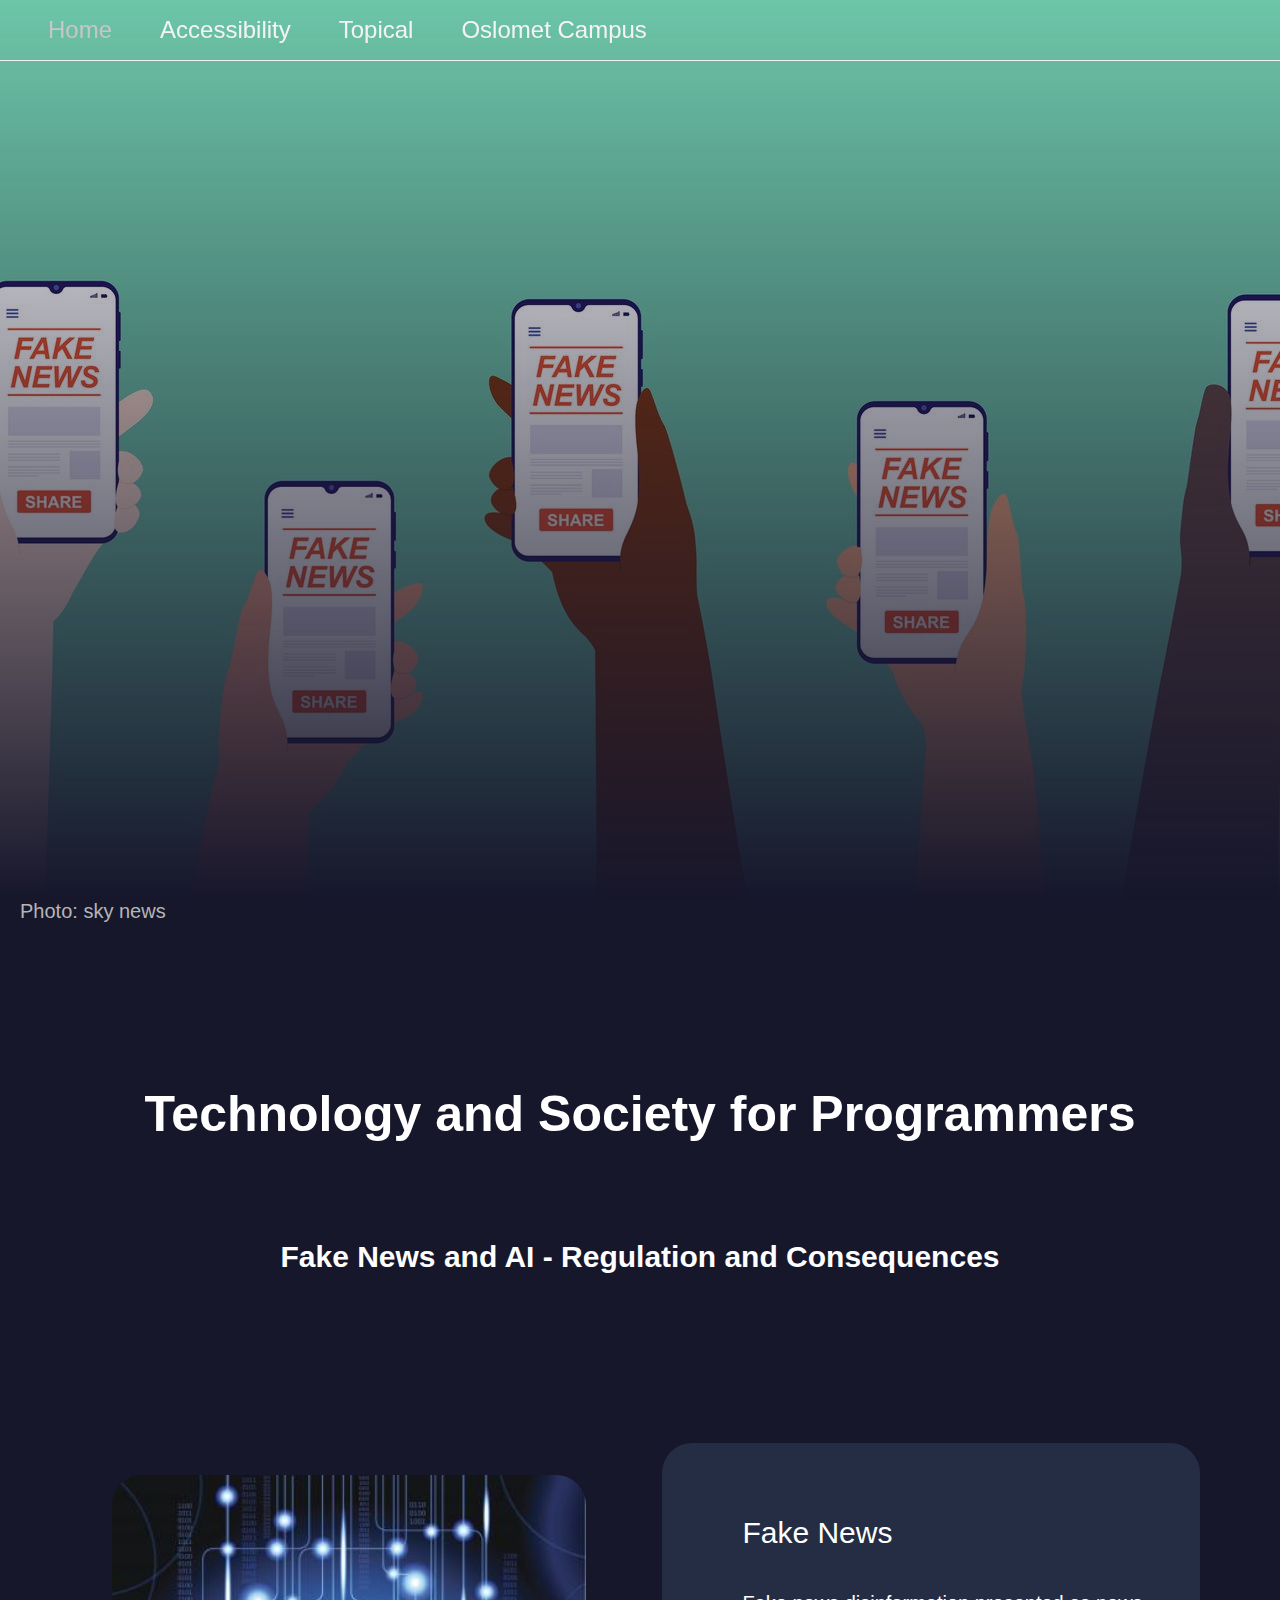
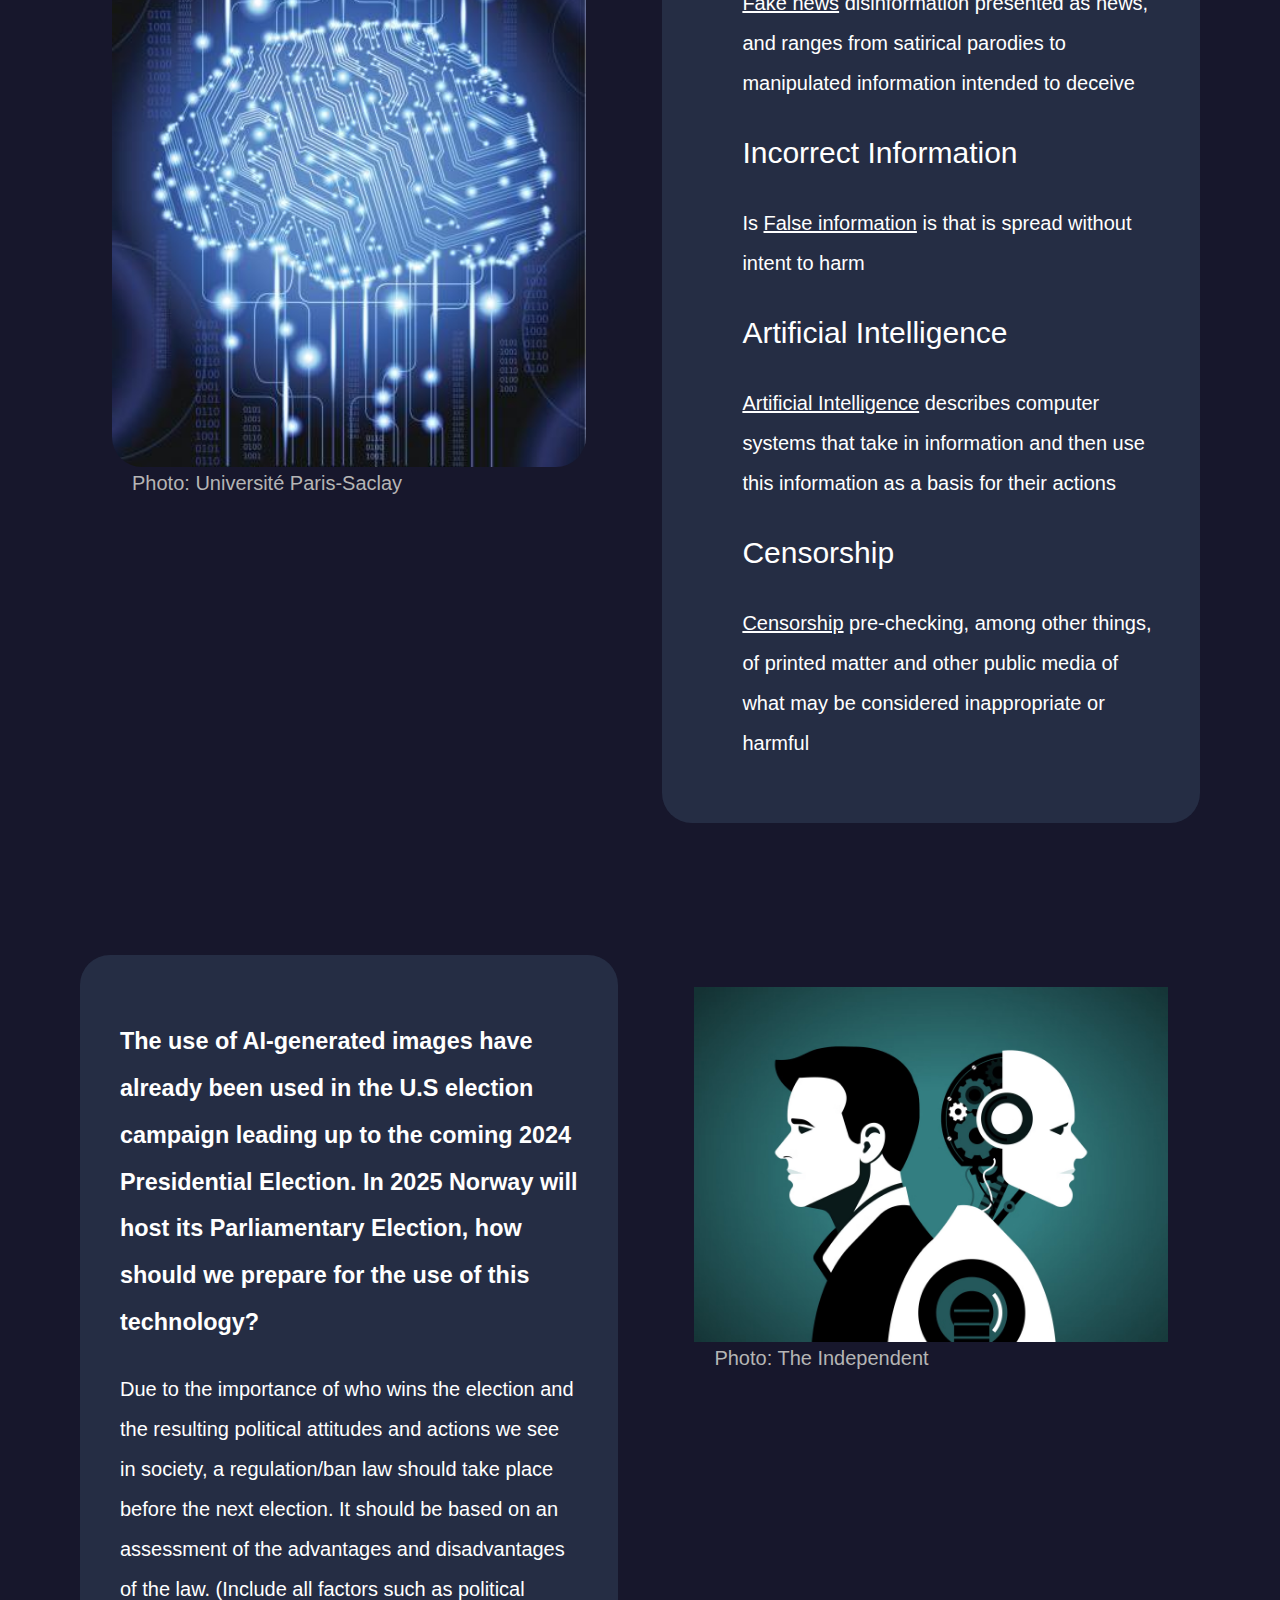
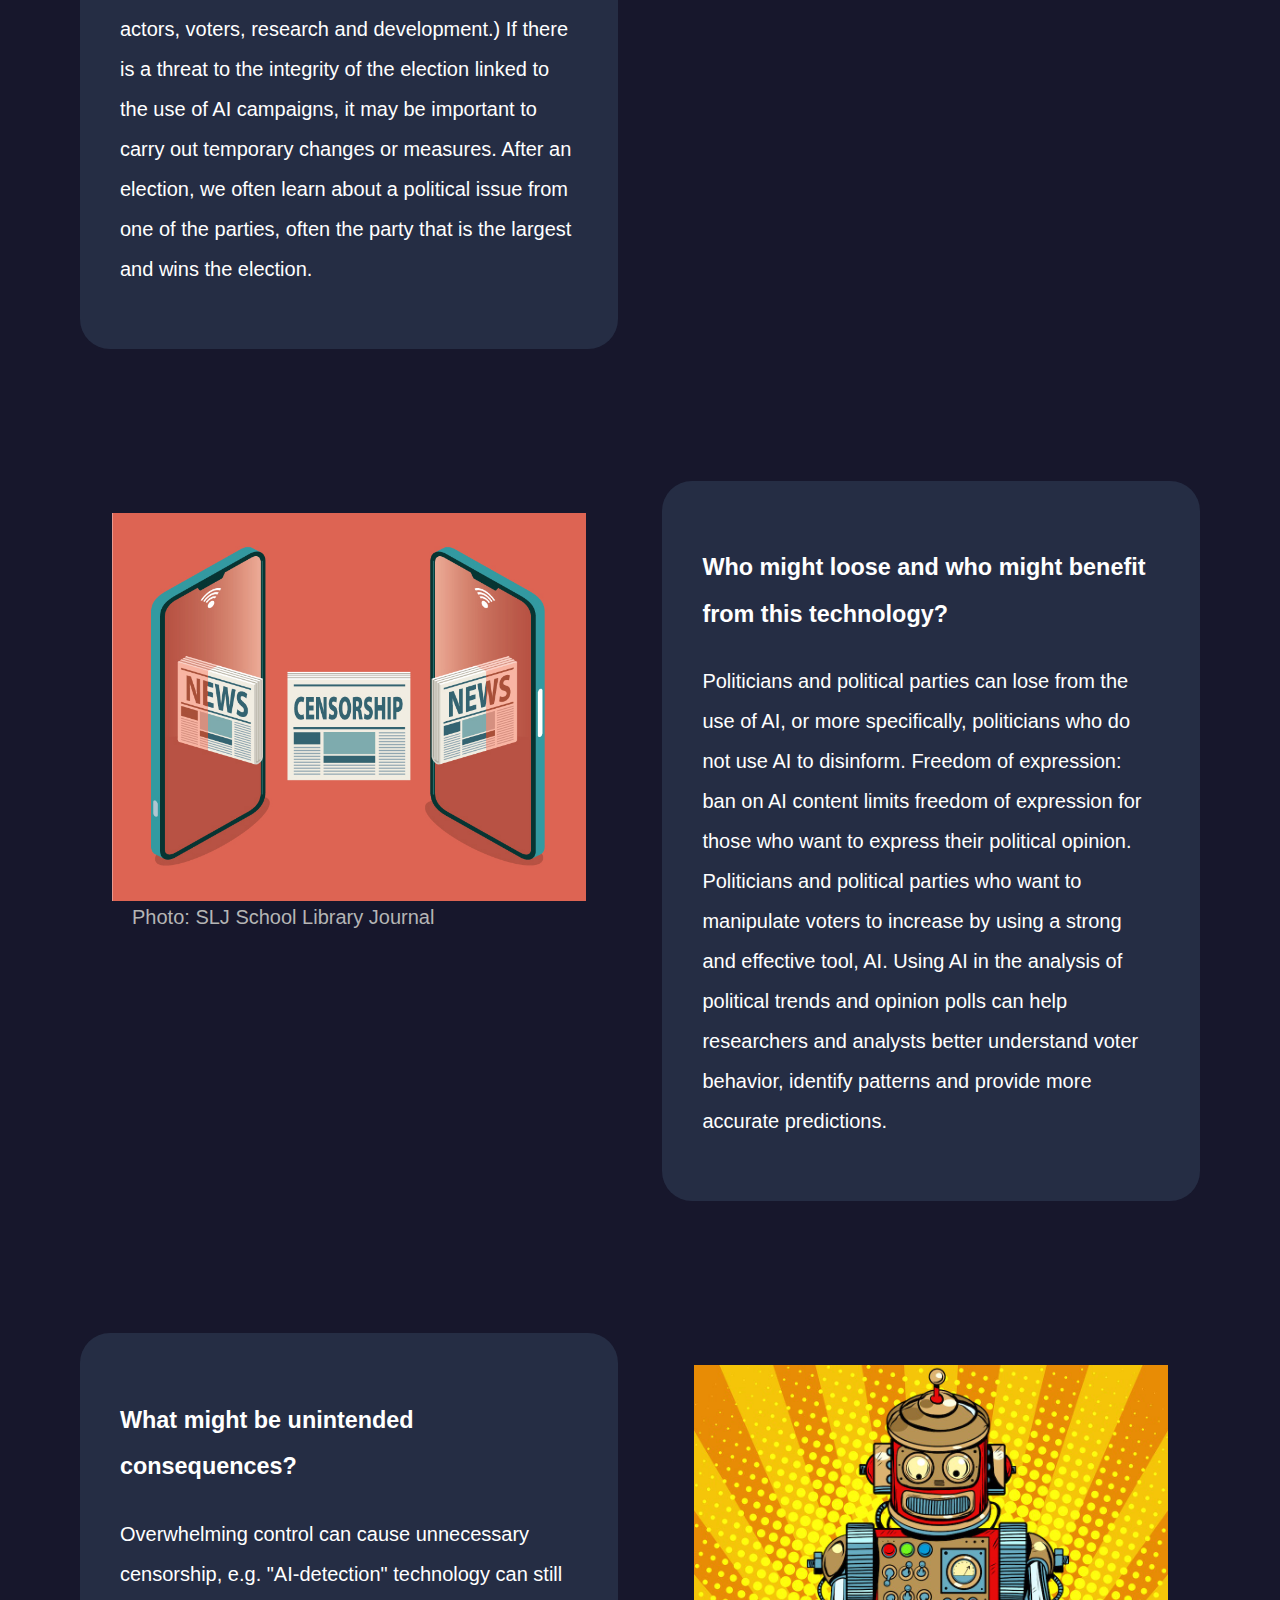
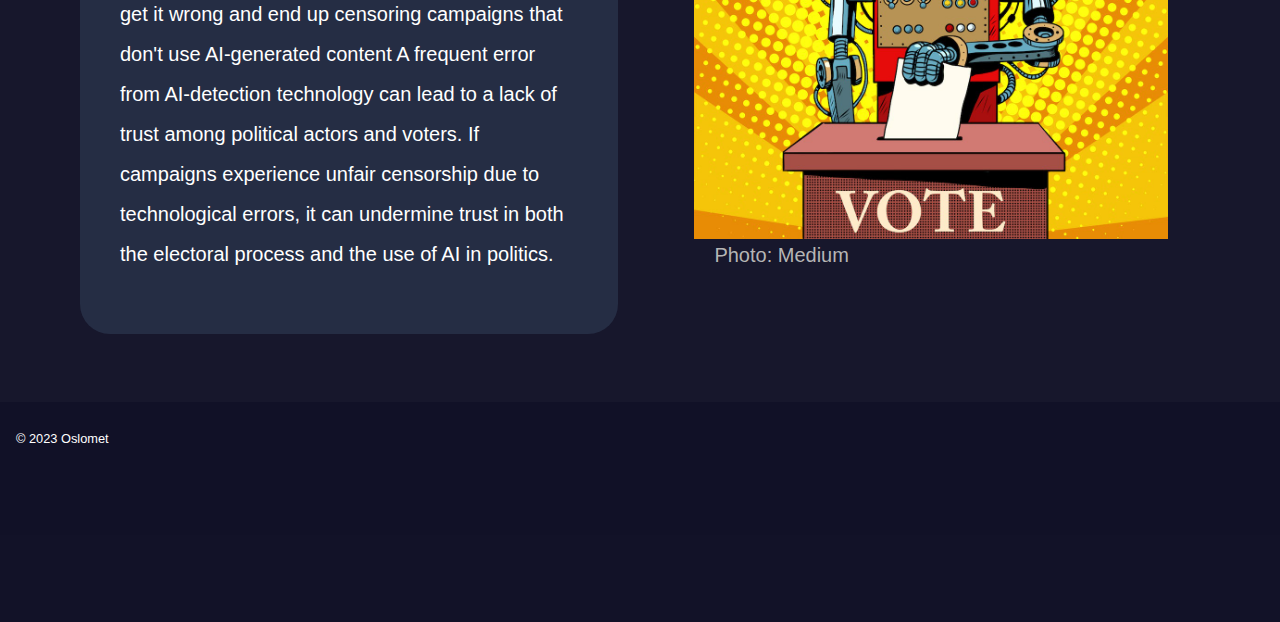
<file: html/topical.html>
<!DOCTYPE html> 
<html>
<head>
    <meta name="viewport" content="width=device-width, initial-scale=1.0">
    <title>topical page </title>
    <link rel="stylesheet" href="../css/style.css">
</head>
<body class="inner-page">
    <header>
        <div class="fake-news"><!-- nav-topical will override css from main-nav. This is to save lines of code and prevent repeatition-->
            <nav class="main-nav nav-topical"><!-- Navigation bar -->
                <a href="../index.html"> Home </a>
                <a href="../html/accessibility.html">Accessibility</a>
                <a href="../html/topical.html">Topical</a>
                <a href="../html/campus.html">Oslomet Campus</a>
            </nav>
        </div>

        <a class="image-information" href="https://news.sky.com/story/prebunking-the-new-tactic-to-help-you-people-spot-fake-news-12811636">Photo: sky news</a>  <!-- Image information link -->
        <!-- Headings -->
        <h1 class="fake-news-h1"> 
            Technology and Society for Programmers
        </h1>
        <h2 class="fake-news-h2">
            Fake News and AI - Regulation and Consequences
        </h2>
    </header>

    <main class="wrapper"><!-- Main content wrapped in a wrapper class -->
            <div class="grid-container"> <!-- Grid container for different sections -->
                    <div class="image-wrapper">  <!-- Image with information link -->
                        <img class="topical-pictures"  src="../img/ai-brain.jpeg" alt="Floating AI brain ">
                        <a class="image-information" href="https://www.universite-paris-saclay.fr/en/news/spintronics-appeals-artificial-intelligence">Photo: Université Paris-Saclay</a>    
                    </div>
    
                <div class="picture-text-topical"> <!-- List of topics and their descriptions -->
                    <ul> <!--unordered liste -->
                        <li>Fake News</li>
                            <p><a class="text-source" href="https://www.regjeringen.no/no/dokumenter/nou-2022-9/id2924020/">Fake news</a> disinformation presented as news, and ranges from satirical parodies to manipulated information intended to deceive</p>
                            
                            <li> Incorrect Information</li>
                            <p>Is <a class="text-source"href="https://www.regjeringen.no/no/dokumenter/nou-2022-9/id2924020/">False information</a> is that is spread without intent to harm</p>
                            <!--link oppe ble brukt med target for å åpne i ny browser og holde side for å kunne komme tilbake -->
                        
                            <li>Artificial Intelligence</li>
                            <p> <a class="text-source" href="https://www.uib.no/ai/151978/hva-er-kunstig-intelligens" target="_blank">Artificial Intelligence</a> describes computer systems that take in information and then use this information as a basis for their actions</p>
                        
                            <li>Censorship</li>
                            <p> <a class="text-source" href="https://snl.no/sensur" target=" target="_blank>Censorship</a> pre-checking, among other things, of printed matter and other public media of what may be considered inappropriate or harmful</p>
                    </ul>
                </div>
                
                <div class="picture-text-topical">  <!-- List of topics and their descriptions -->
                    <h3> <!-- Various topics with descriptions -->
                        The use of AI-generated images have already been used in the U.S election campaign leading up to the coming 2024 Presidential Election.
                        In 2025 Norway will host its Parliamentary Election, how should we prepare for the use of this technology?
                    </h3>
                    <p>
                        Due to the importance of who wins the election and the resulting political attitudes and actions we see in society, a regulation/ban law should take place before the next election.
                        It should be based on an assessment of the advantages and disadvantages of the law. (Include all factors such as political actors, voters, research and development.)
                        If there is a threat to the integrity of the election linked to the use of AI campaigns, it may be important to carry out temporary changes or measures. After an election, we often learn about a political issue from one of the parties, often the party that is the largest and wins the election.
                    </p>
                </div>
    
                <div class="image-wrapper">
                    <img class="topical-bilde" src="../img/ai-vs-human.avif" alt="phones with news papers with censored news in the middle">
                    <a class="image-information" href="https://www.independent.co.uk/tech/ai-artificial-intelligence-threat-debate-b2391587.html">Photo: The Independent</a>
                </div>
    
                <div class="image-wrapper">
                    <img class="topical-bilde" src="../img/censorship-news.jpeg" alt="two phones reflecting a news article with censorship written on it">
                    <a class="image-information" href="https://www.slj.com/story/Black-Museums-Expecting-Boost-in-Attendance-Thanks-to-Book-Bans-Teaching-Restrictions-Censorship-News">Photo: SLJ School Library Journal</a>
                </div>
    
                <div class="picture-text-topical">
                    <h3>Who might loose and who might benefit from this technology?</h3>
                    <p>
                        Politicians and political parties can lose from the use of AI, or more specifically, politicians who do not use AI to disinform.
                        Freedom of expression: ban on AI content limits freedom of expression for those who want to express their political opinion. Politicians and political parties who want to manipulate voters to increase by using a strong and effective tool, AI.
                        Using AI in the analysis of political trends and opinion polls can help researchers and analysts better understand voter behavior,
                        identify patterns and provide more accurate predictions. 
                    </p>
                </div>
                <div class="picture-text-topical">
                    <h3>What might be unintended consequences?</h3>
                    <p>
                        Overwhelming control can cause unnecessary censorship, e.g. "AI-detection" technology can still get it wrong and end up censoring campaigns that don't use AI-generated content
                        A frequent error from AI-detection technology can lead to a lack of trust among political actors and voters.
                        If campaigns experience unfair censorship due to technological errors, it can undermine trust in both the electoral process and the use of AI in politics.
                    </p>
                </div>
    
                <div class="image-wrapper">
                    <img class="topical-bilde" src="../img/robot-voting.jpeg" alt="robot putting their vote in vote ballot">
                    <a class="image-information" href="https://blog.plan99.net/the-most-dangerous-ai-research-3686c3d360bd">Photo: Medium</a>
                </div>

        </div>
    </main>


    <footer> <!-- Footer section with contact information -->
        <div class="wrapper">
            <p class="copyright">© 2023 Oslomet</p> <!-- Copyright information -->
        </div>
    </footer>  

</body>
</html>
</file>
<file: css/style.css>
/* Focus on smaller screen first, builds upwards for bigger screen using media query */
/* Many modern websites are built this way, like vilbli.no */

body { 
    font-family: "Gill Sans", "Gill Sans MT", Calibri, "Trebuchet MS", sans-serif;
    background-color: rgba(2, 2, 25, 0.918); 
    margin: 0px; 
    font-size: 20px;
  }
  
  .wrapper {
    max-width: 1800px;
    margin: 0 auto; /* centers an item */
  }
  
  img {
    width: 100%
  }
  
  main { 
    margin: 0 1rem 5rem;
    color: white; 
  }
  /* Removing default list styles */
  ul { 
    list-style: none; /* Removing bullets/numbering from lists */
  }
  /* Setting font size for list items */
  li { 
    font-size: 30px; /* Increasing font size for list items */
  }
  
  /* css troughout all of the pages */
  
  .button { 
    background-color: rgb(212, 245, 245); 
    border-radius: 10px; /* Rounded corners for the button */
    padding: 20px 32px; 
    text-decoration: none; 
    font-size: 16px; 
    margin: 0 auto;
  }
  
  .button:hover{
    background-color: aqua;
  }
  
  .image-information { /* image description, image source*/
    color: rgb(181, 181, 181) !important; 
    padding-left: 20px; 
    padding-bottom: 40px;
    text-decoration-line: unset; /* Removing default text decoration */
    font-size: 20px;
    align-items: start;
  }
  
  .image-information:hover { 
    color: chocolate !important; 
  }
  
  /* footer */
  
  footer {
    color: white; 
    background-color: rgba(2, 2, 25, 0.23); 
    margin-top: 2rem;
  }
  
  footer .wrapper {
    padding: 1rem 0 10rem;
  }
  
  footer .copyright {
    font-size: 0.8rem;
    margin-left: 1rem;
    margin-bottom: 1rem;
  }
  
  /* main page navigation bar */
  .main-nav { 
    overflow: hidden; /* Removing default text decoration */
    margin-bottom: 2rem;
  }
  
  .main-nav a { 
    float: left;/* Aligning navigation links to the left */
    color: rgb(173, 172, 172);
    padding: 1rem 0 0 10rem;
    text-decoration: none;
    font-size: 1rem; 
  }
  
  .main-nav a:hover { 
    color: rgb(252, 252, 252);
   }
  
  /* inner pages navigation bar */
   .inner-page nav {
    border-bottom: 1px solid white;/* Bottom border for inner page navigation */
    padding-bottom: 1rem;
    margin-bottom: 4rem;
  }
  
  /* index page style*/
   .main-page-background { 
    background-image: url("../img/photoeditoroslomet.jpg");
    background-size: cover; 
    background-position: center center; 
    height: 50%; 
    object-fit: cover;/* Ensuring the image covers the entire background */
    -webkit-mask-image:linear-gradient(black, transparent); /* Browser-specific masking for webkit browsers */ 
  }
  
  .main-page-heading { 
    position: absolute; 
  
    top: 30%; 
    left: 50%; 
    transform: translate(-50%, -50%); /* Centering the heading horizontally and vertically */
  
    color: floralwhite; 
    font-family: Arial, Helvetica, sans-serif; 
    text-align: center; 
  }
  
  .heading-intro { 
    text-align: center;
   }
   
  .oslomet-intro { 
    font-size: 1.2rem; 
    text-align: center;
    line-height: 2; 
  }
  
  .picture-link-campus { 
    display: flex; 
    flex-direction: column; /* Column-wise arrangement */
    justify-content: center; /* Centering content vertically */
  }
  
  .card-campus { 
    padding: 6px; 
    width: 100%;
    position: relative;
   }
  
   .card-campus a {
    color: #444;
   }
  
   .card-campus img:hover {
    transform: scale(1.02); /* Scaling the image on hover */
   }
  
  .image-description { 
    padding: 15px; 
    text-align: center;
    position: absolute; /* Positions absolutely to relative parent element  */
    top: 50%;
    left: 50%;
    transform: translate(-50%, -50%); /* https://medium.com/front-end-weekly/absolute-centering-in-css-ea3a9d0ad72e#502d */
    background-color: rgba(239, 237, 237, 0.8); /* background with 50% transparency */
  }
  
  .container-block { 
    display: flex;  
    flex-direction: column; /* Column-wise arrangement */
    padding-top: 3rem;
    font-size: 2rem;
    text-align: center; 
  }
  
  .campus-page .container-block { 
    font-size: 1.4rem;
  }
  
  .item-content { 
    display: flex;  /* Using flexbox */
    flex-direction: column; 
    background-color: rgba(35, 35, 93, 0.357); 
    flex: 1 1 50%; /* Flex properties */
    align-items: center; 
    padding: 50px; 
    justify-content: center; }/* Centering content */
    
  .item-image { 
    display: flex; 
    flex-direction: column; 
    background-color: rgba(147, 168, 172, 0.706); 
    padding: 70px; 
    flex: 1 1 50%; 
    align-items: flex-start; 
  }
  
  .item-image img { 
    padding-bottom: 50px; 
  }
  
  .item-left-fake-news { 
    display: flex; 
    flex-direction: column; 
    background-color: rgba(35, 35, 93, 0.357); 
    flex: 1 1 50%; 
    align-items: center; 
    padding: 50px; 
    justify-content: center; 
  }
  
  /* topcial page*/
  /* own navigation for topical for visability*/
  
  .nav-topical a { 
    color: rgb(252, 252, 252); 
  }
  
  .nav-topical a:hover { 
    color: rgb(187, 185, 185); 
  }
  
  .fake-news { 
    background-image: url("../img/fakeNewsBakgrunn.jpeg"); 
    background-size: cover; 
    background-position: center center; 
    height: 50vh; 
    object-fit: cover; 
    -webkit-mask-image:linear-gradient(black, transparent);/* Apply a gradient mask source: https://www.w3schools.com/css/css3_masking.asp*/
   }
  
   .grid-container { 
    display: grid; /* Use grid layout */
    grid-template-columns: 1fr; /* Set grid columns */
    gap: 50px; /* Set gap between grid items */
    padding: 20px; 
  }
  
  .fake-news-h1 { 
    color: white; 
    font-size: x-large;
    text-align: center; 
    padding-top: 10%; 
  }
  
  .fake-news-h2 { 
    color: white; 
    text-align: center; 
    font-size: 30px; 
    padding: 5%; 
  }
  
  .picture-text-topical { 
    padding: 40px; 
    background-color: rgba(61, 81, 107, 0.38); 
    border-radius: 30px; 
    line-height: 2; 
    font-size: 20px; 
  }
  
  .image-wrapper {
    padding: 2rem;
  }
  
  .topical-pictures { 
    height: auto; 
    width: 100%; 
    align-items: center; 
    border-radius: 30px; 
  }
  
  .text-source { /* image description, image source*/
    color: rgb(255, 255, 255); 
    font-size:20px ; 
  }
  
  .text-source:hover { 
    color: rgb(9, 79, 159) 
  }
  
  /* campus page */
  
  .nav-campus { 
    background-color: rgba(32, 32, 44, 0); 
    overflow: hidden; 
    flex-direction: row; 
    width: 100%; 
    margin: 0px 50px 75px 0px; 
  }
  
  .nav-campus a { 
    float: left; 
    color: rgb(255, 252, 252); 
    text-align: center; 
    padding: 40px 0px 0px 30px; 
    text-decoration: none; 
    font-size: 1.5em; 
  }
  /*hover effect on navigation bar*/
  .nav-topical a:hover { 
    color: rgb(206, 205, 205); 
  }
  
  .campus-container { 
    position: relative; 
    text-align: center;
   }
  
  .background-image-campus { 
    background-image: url("../img/oslometcampus.jpg");
     background-size: cover; 
     background-position: center ; 
     height: 90vh; object-fit: cover; 
     -webkit-mask-image: linear-gradient(black, transparent);
     }
  
  .header-campus {
    padding: 20px;
    text-align: center;
  } 
  
  .card-campus-page {
    padding: 6px; 
    width: 100%;
    position: relative;
  }
  
  .tekst-campus h2 {
    text-align: center;
  }
  
  .tekst-campus p {
    text-align: center;
  }
  
  .tekst-campus{
    border-radius: 30px;
    padding: 30px;
    font-size: 20px;
    line-height: 2;
  }
  
  .row { 
    display: flex;
    flex-direction: column;
  } 
  
  .row img {
    border-radius: 50%;
    width: 70%;
  }
  
  .image-campus {
    width: 90%;
    margin-left: 5%;
    margin-right: 5%;
    margin-bottom: 10%;
  }
  
  .img-campus {
    width: 100%;
  }
    
  .column { 
    flex: 1 1 0%; 
    padding: 5px; 
    margin-left: 125px; 
  }
  
  .campus-container { 
    position: relative; 
    text-align: center; 
  }
  
  /* Accessibility style  */
  
  .introduction-accessibility { 
    display: flex;
    flex-direction: column;
  }
  
  .item-left-acessibility-intro {
    padding: 50px;
    padding-top: 0;
    align-items: center;
  }
  
  .item-right-accessibility-intro {
   padding-left: 40px;
   padding-right: 40px;
  }
  
  .item-right-accessibility-intro img {
    width: 100%;
    border-radius: 40px; /* rounded conrners for images */ 
  }
  
  .introduction-accessibility h1 {
    font-size: 3rem;
    margin: 0;
    color: white;
  }
  
  .title-indent {
    font-size: 3rem;
    margin: 0;
    color: white;
  }
  
  .introduction-accessibility {
    margin-bottom: 4rem;
  }
  
  .introduction-accessibility p {
    font-size: 1rem;
    line-height: 1.5rem;
    color: white;
    margin-bottom: 60px;
  }
  
  .main-accessibility-img img {
    width: 100%;
    border-radius: 40px;
    margin-top: 2rem;
    margin-bottom: 2rem;
  }
  
  .accessibility-test1 {
    display: flex;
    flex-direction: column;
    padding: 2rem;
    border-radius: 40px;
    background-color:rgba(58, 58, 105, 0.337);
    color: white;
    margin-bottom: 2rem;
  }
   
  .accessibility-test1-right {
    flex: 50%;
    align-items: center;
  }
  
  .accessibility-test1-right h2 {
    color: white;
  }
  
  .accessibility-test1-right p {
    color: white;
    line-height: 2;
  }
  
  .accessibility-test1-left {
    padding: 0;
    flex: 45%;
  }
  .accessibility-test1-left p {
    color: white;
    line-height: 2;
  }
  
  
  .accessibility-test1-left img {
    width: 100%;
    padding: 0;
    border-radius: 40px;
  }
  
  .grid-image-right {
    width: 80%;
    margin: 0;
  }
  
  .text-accessibility{
    padding: 30px;
    border-radius: 40px;
    background-color: rgba(58, 58, 105, 0.337);
    margin-top: 40px;
    margin-bottom: 100px;
    color: white;
    line-height: 2;
  
  }
  .text-accessibility-top{
    padding: 40px;
  }
  
  .text-accessibility-photo{
    border-radius: 20px;
  }


  /* Medium Screen */
@media (min-width: 768px) {

    .main-nav a { 
      padding-top: 1rem;
      padding-left: 3rem;
    }
  
    .container-block { /* Gives margin around the container on screens bigger than 768px. */
      margin: 80px; 
    }
  
    .picture-link-campus {
       margin-left: 80px;
       margin-right: 80px;
    }
  
    /* Homepage */
    .main-page-background {
      height: 100%; /* background troughout the whole page on bigger screen */
    }
  
    .main-page-heading {
      position: absolute;
      top: 40%;
    }
  
    .container-block { 
      padding-top: 10rem;
    }
  
    .picture-link-campus { /* shows the pictures on a row instead of column on wider screens */
      flex-direction: row; 
    }
  
    .oslomet-intro { 
      font-size: 1.4rem; 
    }
  
    /* Accessibility */
    .item-left-acessibility-intro {
      flex: 70%;
    }
  
    .main-accessibility-img {
      margin: 100px;
    }
  
    .item-right-accessibility-intro {
      padding-right: 140px;
    }
  
    .accessibility-test1 {
      margin: 80px;
    }
    
    .accessibility-test1-left {
      margin-right: 5%;
      margin-top: 50px;
    }
  
    .accessibility-test1-right {
      flex: 50%;
      padding-left: 10px;
      padding-right: 10px;
      margin-right: 40px;
    }
    
    /* Topical */
  .grid-container{
    padding: 80px;
  }
  
    .fake-news { 
      height: 30vh;
    }
  
    .fake-news-h1 { 
      font-size: 50px;    
    }
    
    .topical-bilde {
      width: 50%;
      margin: 0 auto;
    }
  
    /* Campus */
    .row {
      flex-direction: row;
    } 
  
    .tekst-campus p {
      margin: 50px 20rem;
    }
  
  }


  /* Large Screen */
@media (min-width: 992px) { 
 
    .main-nav a { /* makes font size bigger on wider screen */
      font-size: 1.5rem;
    }
  
    main { 
      margin-left: 0;
      margin-right: 0;
    }
  
    .container-block { 
      flex-direction: row; 
    }
    
    /* Homepage */
    .main-page-background { 
      height: 100vh;
    }
  
    .main-page-heading {
      font-size: 50px; 
    }
  
    .intro-container { 
      padding: 150px;
     }
  
    .gallery img {
      height: 100%;
    }
  
    /* Accessibility */
  
    .main-accessibility {
      margin-right: 30px;
    }
    .introduction-accessibility {
      flex-direction: row;
    }
  
    .title-indent {
      padding-left: 50px;
    }
  
    .introduction-accessibility p {
      padding-left: 50px;
      font-size: 1.5rem;
      line-height: 2rem;
    }
  
    .item-left-acessibility-intro .button {
      margin-left: 50px;
    }
  
    .accessibility-test1 {
      flex-direction: row;
    }
  
    /* Topical */
    .fake-news { 
      height: 100vh; 
    }
  
    .grid-container { 
      grid-template-columns: repeat(2, 1fr); 
      gap: 4%; 
      margin-bottom: 30%;
      
    }
  
    /* Campus */
    .row {
      flex-direction: row;
    } 
  
    .topical-bilde {
      width: 100%;
    }
  
    .column {
      margin: 0;
      margin-left: 20px;
      margin-right: 20px;
    }
  
    .column img {
      width: 100%;
    }
  
  }
</file>
